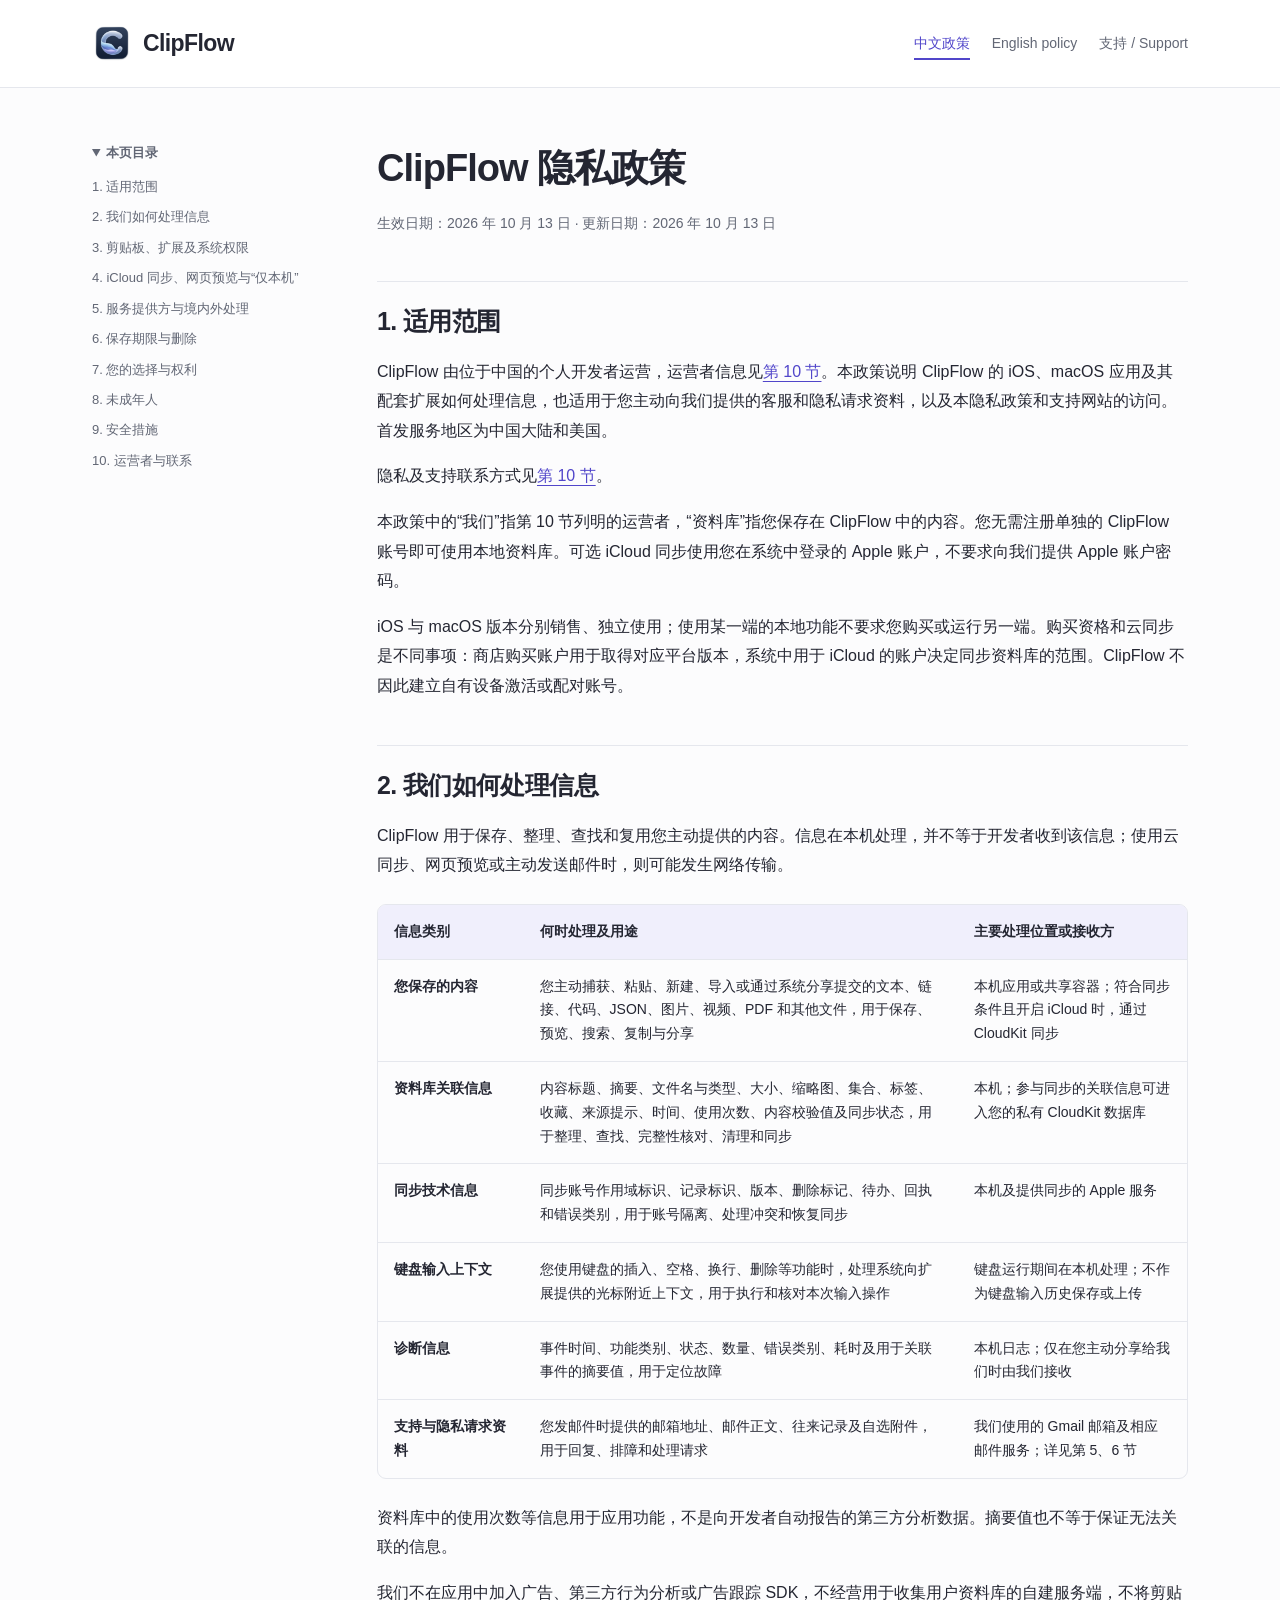
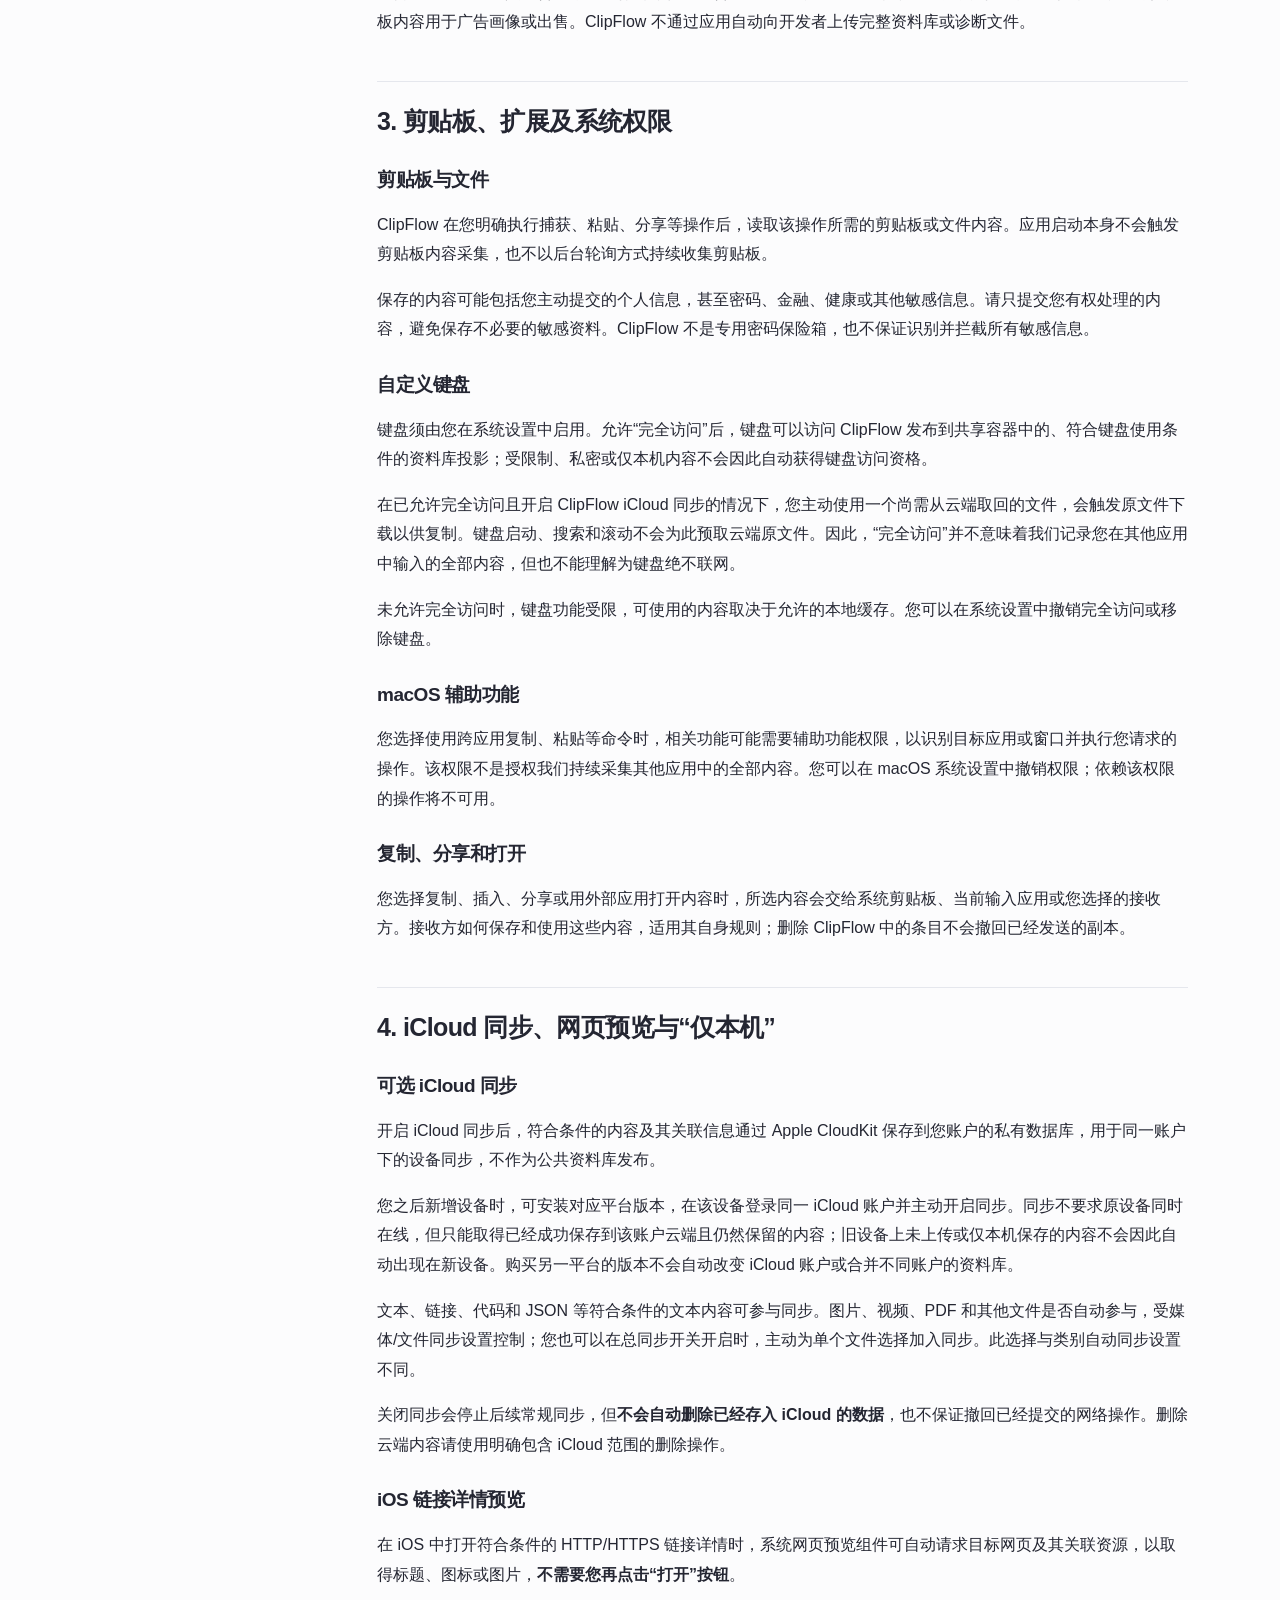
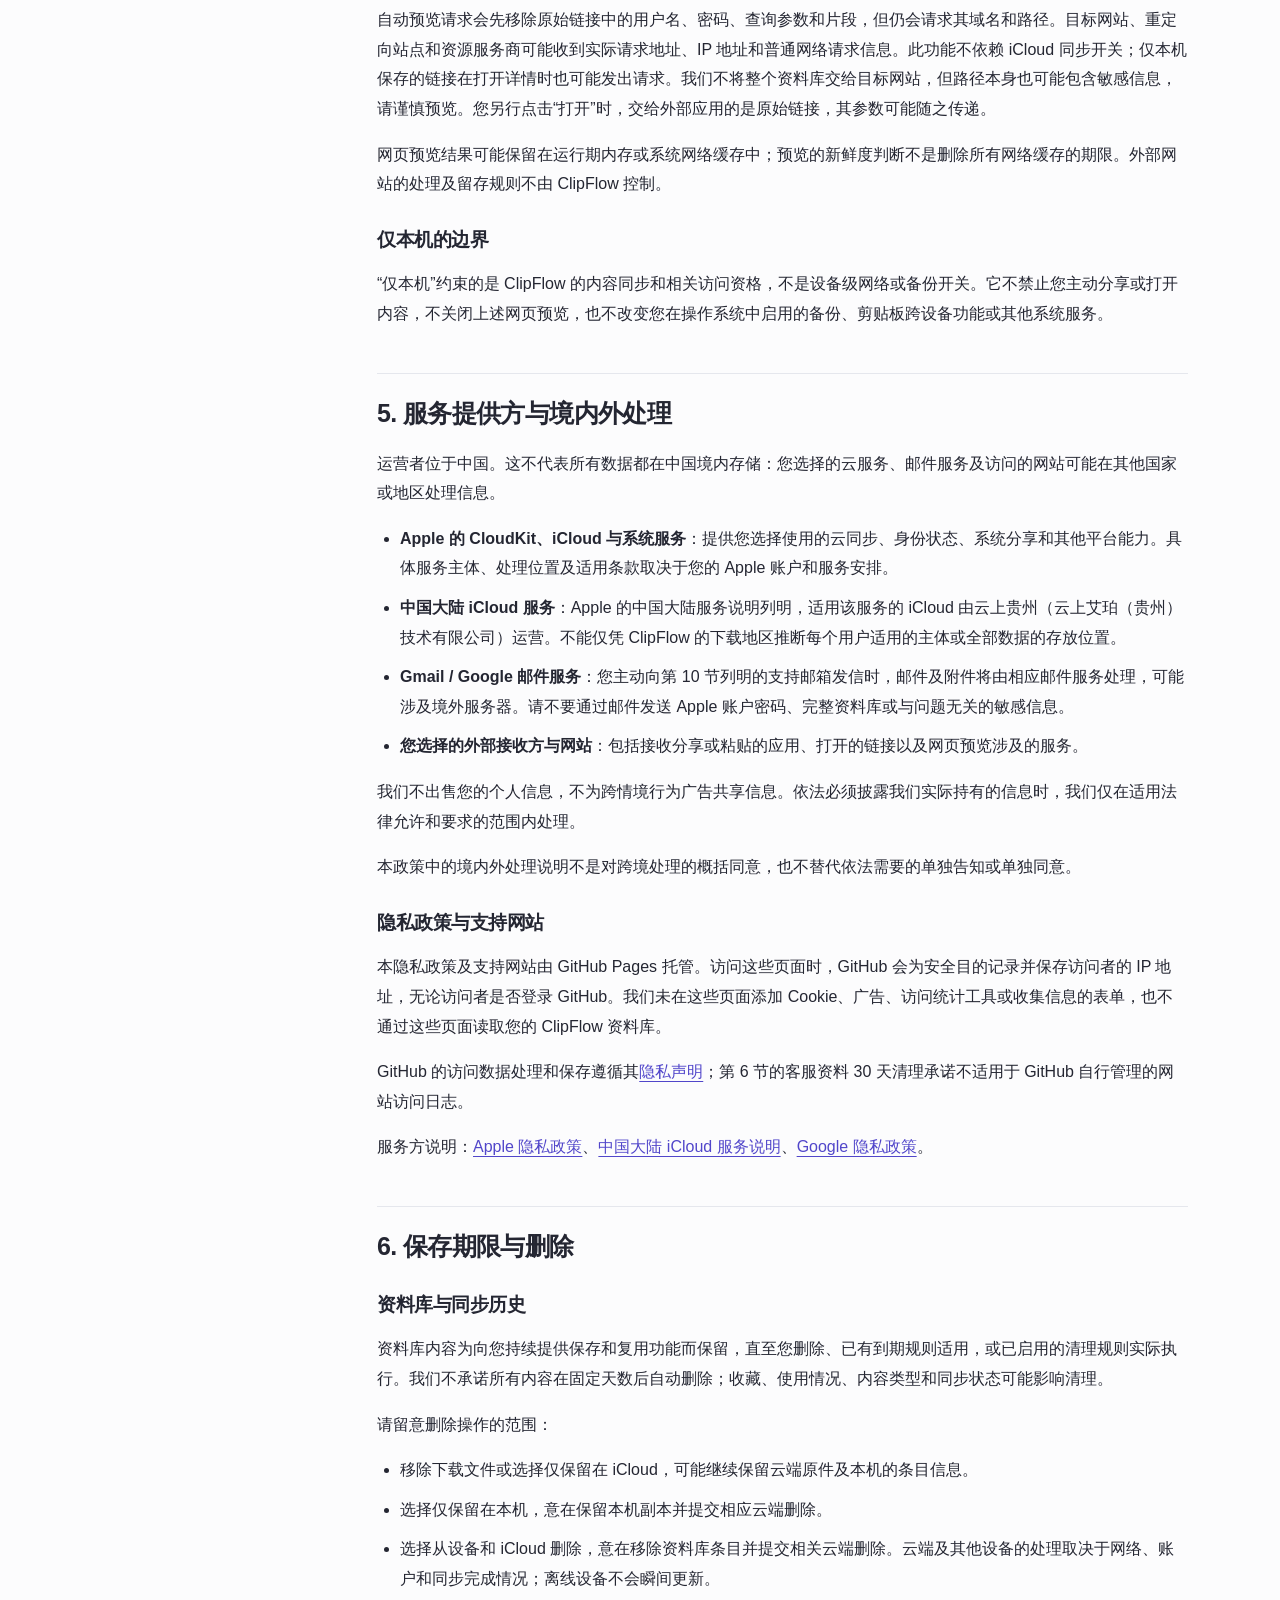
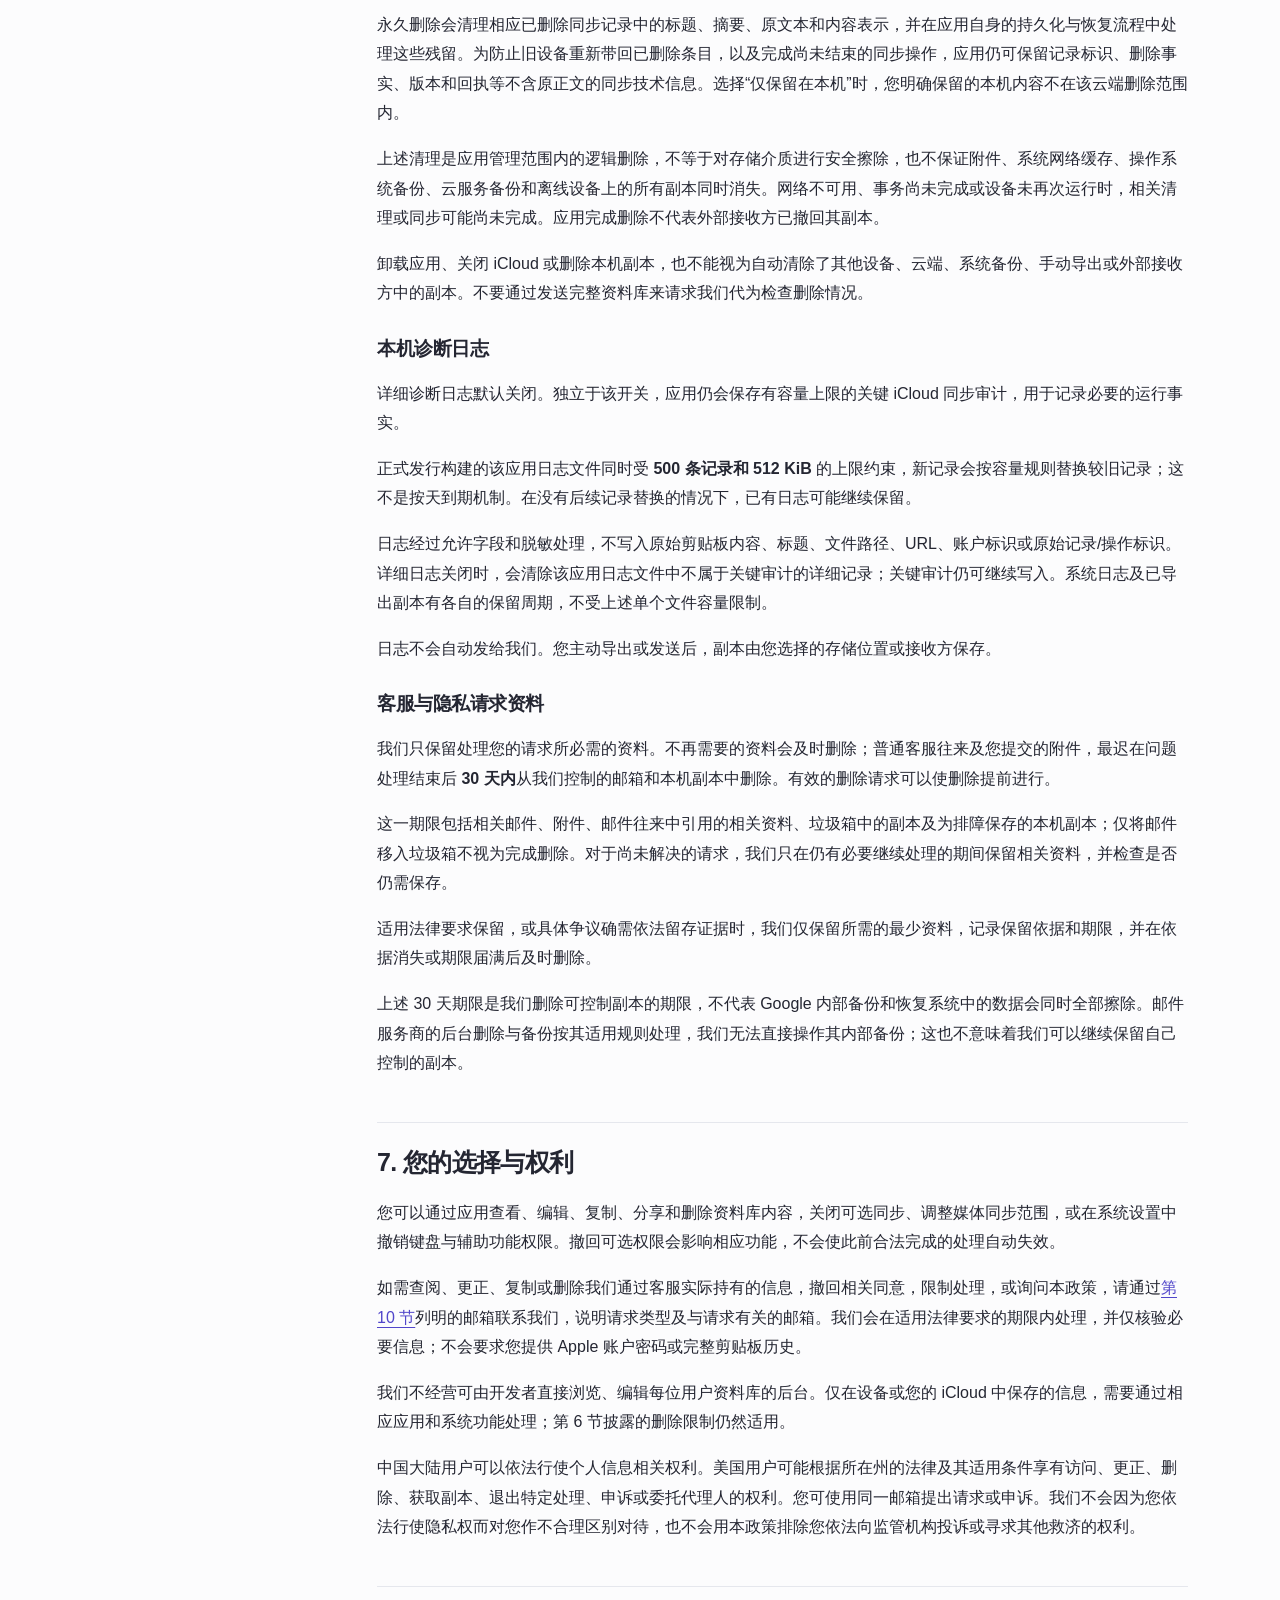
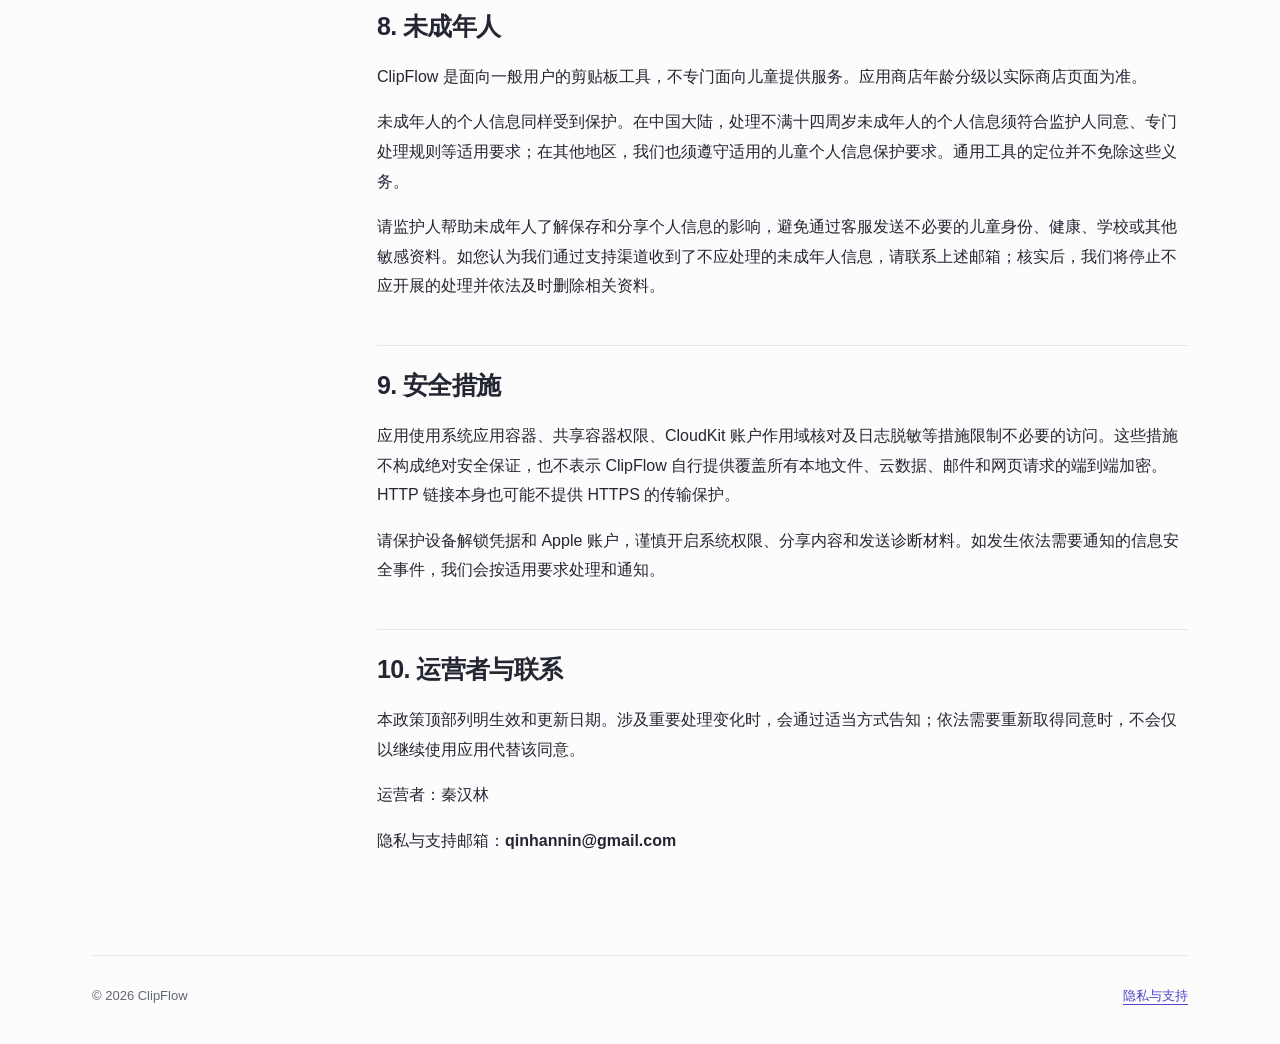
<file: index.html>
<!doctype html>
<html lang="zh-CN">
<head>
  <meta charset="utf-8">
  <meta name="viewport" content="width=device-width, initial-scale=1">
  <meta name="description" content="了解 ClipFlow 如何处理您的资料库、同步和支持请求。">
  <meta name="referrer" content="no-referrer">
  <meta name="color-scheme" content="light dark">
  <title>隐私政策 · ClipFlow</title>
  <link rel="stylesheet" href="./style.css">
  <link rel="icon" type="image/png" sizes="32x32" href="./favicon.png">
  <link rel="apple-touch-icon" href="./icon.png">
</head>
<body>
  <a class="skip" href="#content">跳到正文</a>
  <header><div class="header-inner"><a class="brand" href="./index.html"><img class="mark" src="./icon.png" alt="" width="40" height="40">ClipFlow</a><nav aria-label="Pages"><a href="./index.html" lang="zh-CN" aria-current="page">中文政策</a><a href="./privacy-en.html" lang="en">English policy</a><a href="./support.html" lang="zh-CN">支持 / Support</a></nav></div></header>
  <div class="layout"><aside><details open><summary>本页目录</summary><div class="toc">
<ul>
<li><a href="#clipflow">ClipFlow 隐私政策</a><ul>
<li><a href="#1">1. 适用范围</a></li>
<li><a href="#2">2. 我们如何处理信息</a></li>
<li><a href="#3">3. 剪贴板、扩展及系统权限</a><ul>
<li><a href="#_1">剪贴板与文件</a></li>
<li><a href="#_2">自定义键盘</a></li>
<li><a href="#macos">macOS 辅助功能</a></li>
<li><a href="#_3">复制、分享和打开</a></li>
</ul>
</li>
<li><a href="#4-icloud">4. iCloud 同步、网页预览与“仅本机”</a><ul>
<li><a href="#icloud">可选 iCloud 同步</a></li>
<li><a href="#ios">iOS 链接详情预览</a></li>
<li><a href="#_4">仅本机的边界</a></li>
</ul>
</li>
<li><a href="#5">5. 服务提供方与境内外处理</a><ul>
<li><a href="#_5">隐私政策与支持网站</a></li>
</ul>
</li>
<li><a href="#6">6. 保存期限与删除</a><ul>
<li><a href="#_6">资料库与同步历史</a></li>
<li><a href="#_7">本机诊断日志</a></li>
<li><a href="#_8">客服与隐私请求资料</a></li>
</ul>
</li>
<li><a href="#7">7. 您的选择与权利</a></li>
<li><a href="#8">8. 未成年人</a></li>
<li><a href="#9">9. 安全措施</a></li>
<li><a href="#10">10. 运营者与联系</a></li>
</ul>
</li>
</ul>
</div>
</details></aside>
  <main id="content" tabindex="-1"><article><h1 id="clipflow">ClipFlow 隐私政策</h1>
<p>生效日期：2026 年 10 月 13 日 · 更新日期：2026 年 10 月 13 日</p>
<h2 id="1">1. 适用范围</h2>
<p>ClipFlow 由位于中国的个人开发者运营，运营者信息见<a href="#10">第 10 节</a>。本政策说明 ClipFlow 的 iOS、macOS 应用及其配套扩展如何处理信息，也适用于您主动向我们提供的客服和隐私请求资料，以及本隐私政策和支持网站的访问。首发服务地区为中国大陆和美国。</p>
<p>隐私及支持联系方式见<a href="#10">第 10 节</a>。</p>
<p>本政策中的“我们”指第 10 节列明的运营者，“资料库”指您保存在 ClipFlow 中的内容。您无需注册单独的 ClipFlow 账号即可使用本地资料库。可选 iCloud 同步使用您在系统中登录的 Apple 账户，不要求向我们提供 Apple 账户密码。</p>
<p>iOS 与 macOS 版本分别销售、独立使用；使用某一端的本地功能不要求您购买或运行另一端。购买资格和云同步是不同事项：商店购买账户用于取得对应平台版本，系统中用于 iCloud 的账户决定同步资料库的范围。ClipFlow 不因此建立自有设备激活或配对账号。</p>
<h2 id="2">2. 我们如何处理信息</h2>
<p>ClipFlow 用于保存、整理、查找和复用您主动提供的内容。信息在本机处理，并不等于开发者收到该信息；使用云同步、网页预览或主动发送邮件时，则可能发生网络传输。</p>
<div class="table-scroll" role="region" aria-label="Information handling table" tabindex="0"><table>
<thead>
<tr>
<th>信息类别</th>
<th>何时处理及用途</th>
<th>主要处理位置或接收方</th>
</tr>
</thead>
<tbody>
<tr>
<td>您保存的内容</td>
<td>您主动捕获、粘贴、新建、导入或通过系统分享提交的文本、链接、代码、JSON、图片、视频、PDF 和其他文件，用于保存、预览、搜索、复制与分享</td>
<td>本机应用或共享容器；符合同步条件且开启 iCloud 时，通过 CloudKit 同步</td>
</tr>
<tr>
<td>资料库关联信息</td>
<td>内容标题、摘要、文件名与类型、大小、缩略图、集合、标签、收藏、来源提示、时间、使用次数、内容校验值及同步状态，用于整理、查找、完整性核对、清理和同步</td>
<td>本机；参与同步的关联信息可进入您的私有 CloudKit 数据库</td>
</tr>
<tr>
<td>同步技术信息</td>
<td>同步账号作用域标识、记录标识、版本、删除标记、待办、回执和错误类别，用于账号隔离、处理冲突和恢复同步</td>
<td>本机及提供同步的 Apple 服务</td>
</tr>
<tr>
<td>键盘输入上下文</td>
<td>您使用键盘的插入、空格、换行、删除等功能时，处理系统向扩展提供的光标附近上下文，用于执行和核对本次输入操作</td>
<td>键盘运行期间在本机处理；不作为键盘输入历史保存或上传</td>
</tr>
<tr>
<td>诊断信息</td>
<td>事件时间、功能类别、状态、数量、错误类别、耗时及用于关联事件的摘要值，用于定位故障</td>
<td>本机日志；仅在您主动分享给我们时由我们接收</td>
</tr>
<tr>
<td>支持与隐私请求资料</td>
<td>您发邮件时提供的邮箱地址、邮件正文、往来记录及自选附件，用于回复、排障和处理请求</td>
<td>我们使用的 Gmail 邮箱及相应邮件服务；详见第 5、6 节</td>
</tr>
</tbody>
</table></div>
<p>资料库中的使用次数等信息用于应用功能，不是向开发者自动报告的第三方分析数据。摘要值也不等于保证无法关联的信息。</p>
<p>我们不在应用中加入广告、第三方行为分析或广告跟踪 SDK，不经营用于收集用户资料库的自建服务端，不将剪贴板内容用于广告画像或出售。ClipFlow 不通过应用自动向开发者上传完整资料库或诊断文件。</p>
<h2 id="3">3. 剪贴板、扩展及系统权限</h2>
<h3 id="_1">剪贴板与文件</h3>
<p>ClipFlow 在您明确执行捕获、粘贴、分享等操作后，读取该操作所需的剪贴板或文件内容。应用启动本身不会触发剪贴板内容采集，也不以后台轮询方式持续收集剪贴板。</p>
<p>保存的内容可能包括您主动提交的个人信息，甚至密码、金融、健康或其他敏感信息。请只提交您有权处理的内容，避免保存不必要的敏感资料。ClipFlow 不是专用密码保险箱，也不保证识别并拦截所有敏感信息。</p>
<h3 id="_2">自定义键盘</h3>
<p>键盘须由您在系统设置中启用。允许“完全访问”后，键盘可以访问 ClipFlow 发布到共享容器中的、符合键盘使用条件的资料库投影；受限制、私密或仅本机内容不会因此自动获得键盘访问资格。</p>
<p>在已允许完全访问且开启 ClipFlow iCloud 同步的情况下，您主动使用一个尚需从云端取回的文件，会触发原文件下载以供复制。键盘启动、搜索和滚动不会为此预取云端原文件。因此，“完全访问”并不意味着我们记录您在其他应用中输入的全部内容，但也不能理解为键盘绝不联网。</p>
<p>未允许完全访问时，键盘功能受限，可使用的内容取决于允许的本地缓存。您可以在系统设置中撤销完全访问或移除键盘。</p>
<h3 id="macos">macOS 辅助功能</h3>
<p>您选择使用跨应用复制、粘贴等命令时，相关功能可能需要辅助功能权限，以识别目标应用或窗口并执行您请求的操作。该权限不是授权我们持续采集其他应用中的全部内容。您可以在 macOS 系统设置中撤销权限；依赖该权限的操作将不可用。</p>
<h3 id="_3">复制、分享和打开</h3>
<p>您选择复制、插入、分享或用外部应用打开内容时，所选内容会交给系统剪贴板、当前输入应用或您选择的接收方。接收方如何保存和使用这些内容，适用其自身规则；删除 ClipFlow 中的条目不会撤回已经发送的副本。</p>
<h2 id="4-icloud">4. iCloud 同步、网页预览与“仅本机”</h2>
<h3 id="icloud">可选 iCloud 同步</h3>
<p>开启 iCloud 同步后，符合条件的内容及其关联信息通过 Apple CloudKit 保存到您账户的私有数据库，用于同一账户下的设备同步，不作为公共资料库发布。</p>
<p>您之后新增设备时，可安装对应平台版本，在该设备登录同一 iCloud 账户并主动开启同步。同步不要求原设备同时在线，但只能取得已经成功保存到该账户云端且仍然保留的内容；旧设备上未上传或仅本机保存的内容不会因此自动出现在新设备。购买另一平台的版本不会自动改变 iCloud 账户或合并不同账户的资料库。</p>
<p>文本、链接、代码和 JSON 等符合条件的文本内容可参与同步。图片、视频、PDF 和其他文件是否自动参与，受媒体/文件同步设置控制；您也可以在总同步开关开启时，主动为单个文件选择加入同步。此选择与类别自动同步设置不同。</p>
<p>关闭同步会停止后续常规同步，但<strong>不会自动删除已经存入 iCloud 的数据</strong>，也不保证撤回已经提交的网络操作。删除云端内容请使用明确包含 iCloud 范围的删除操作。</p>
<h3 id="ios">iOS 链接详情预览</h3>
<p>在 iOS 中打开符合条件的 HTTP/HTTPS 链接详情时，系统网页预览组件可自动请求目标网页及其关联资源，以取得标题、图标或图片，<strong>不需要您再点击“打开”按钮</strong>。</p>
<p>自动预览请求会先移除原始链接中的用户名、密码、查询参数和片段，但仍会请求其域名和路径。目标网站、重定向站点和资源服务商可能收到实际请求地址、IP 地址和普通网络请求信息。此功能不依赖 iCloud 同步开关；仅本机保存的链接在打开详情时也可能发出请求。我们不将整个资料库交给目标网站，但路径本身也可能包含敏感信息，请谨慎预览。您另行点击“打开”时，交给外部应用的是原始链接，其参数可能随之传递。</p>
<p>网页预览结果可能保留在运行期内存或系统网络缓存中；预览的新鲜度判断不是删除所有网络缓存的期限。外部网站的处理及留存规则不由 ClipFlow 控制。</p>
<h3 id="_4">仅本机的边界</h3>
<p>“仅本机”约束的是 ClipFlow 的内容同步和相关访问资格，不是设备级网络或备份开关。它不禁止您主动分享或打开内容，不关闭上述网页预览，也不改变您在操作系统中启用的备份、剪贴板跨设备功能或其他系统服务。</p>
<h2 id="5">5. 服务提供方与境内外处理</h2>
<p>运营者位于中国。这不代表所有数据都在中国境内存储：您选择的云服务、邮件服务及访问的网站可能在其他国家或地区处理信息。</p>
<ul>
<li><strong>Apple 的 CloudKit、iCloud 与系统服务</strong>：提供您选择使用的云同步、身份状态、系统分享和其他平台能力。具体服务主体、处理位置及适用条款取决于您的 Apple 账户和服务安排。</li>
<li><strong>中国大陆 iCloud 服务</strong>：Apple 的中国大陆服务说明列明，适用该服务的 iCloud 由云上贵州（云上艾珀（贵州）技术有限公司）运营。不能仅凭 ClipFlow 的下载地区推断每个用户适用的主体或全部数据的存放位置。</li>
<li><strong>Gmail / Google 邮件服务</strong>：您主动向第 10 节列明的支持邮箱发信时，邮件及附件将由相应邮件服务处理，可能涉及境外服务器。请不要通过邮件发送 Apple 账户密码、完整资料库或与问题无关的敏感信息。</li>
<li><strong>您选择的外部接收方与网站</strong>：包括接收分享或粘贴的应用、打开的链接以及网页预览涉及的服务。</li>
</ul>
<p>我们不出售您的个人信息，不为跨情境行为广告共享信息。依法必须披露我们实际持有的信息时，我们仅在适用法律允许和要求的范围内处理。</p>
<p>本政策中的境内外处理说明不是对跨境处理的概括同意，也不替代依法需要的单独告知或单独同意。</p>
<h3 id="_5">隐私政策与支持网站</h3>
<p>本隐私政策及支持网站由 GitHub Pages 托管。访问这些页面时，GitHub 会为安全目的记录并保存访问者的 IP 地址，无论访问者是否登录 GitHub。我们未在这些页面添加 Cookie、广告、访问统计工具或收集信息的表单，也不通过这些页面读取您的 ClipFlow 资料库。</p>
<p>GitHub 的访问数据处理和保存遵循其<a href="https://docs.github.com/en/site-policy/privacy-policies/github-general-privacy-statement">隐私声明</a>；第 6 节的客服资料 30 天清理承诺不适用于 GitHub 自行管理的网站访问日志。</p>
<p>服务方说明：<a href="https://www.apple.com/legal/privacy/">Apple 隐私政策</a>、<a href="https://support.apple.com/zh-cn/111754">中国大陆 iCloud 服务说明</a>、<a href="https://policies.google.com/privacy?hl=zh-CN">Google 隐私政策</a>。</p>
<h2 id="6">6. 保存期限与删除</h2>
<h3 id="_6">资料库与同步历史</h3>
<p>资料库内容为向您持续提供保存和复用功能而保留，直至您删除、已有到期规则适用，或已启用的清理规则实际执行。我们不承诺所有内容在固定天数后自动删除；收藏、使用情况、内容类型和同步状态可能影响清理。</p>
<p>请留意删除操作的范围：</p>
<ul>
<li>移除下载文件或选择仅保留在 iCloud，可能继续保留云端原件及本机的条目信息。</li>
<li>选择仅保留在本机，意在保留本机副本并提交相应云端删除。</li>
<li>选择从设备和 iCloud 删除，意在移除资料库条目并提交相关云端删除。云端及其他设备的处理取决于网络、账户和同步完成情况；离线设备不会瞬间更新。</li>
</ul>
<p>永久删除会清理相应已删除同步记录中的标题、摘要、原文本和内容表示，并在应用自身的持久化与恢复流程中处理这些残留。为防止旧设备重新带回已删除条目，以及完成尚未结束的同步操作，应用仍可保留记录标识、删除事实、版本和回执等不含原正文的同步技术信息。选择“仅保留在本机”时，您明确保留的本机内容不在该云端删除范围内。</p>
<p>上述清理是应用管理范围内的逻辑删除，不等于对存储介质进行安全擦除，也不保证附件、系统网络缓存、操作系统备份、云服务备份和离线设备上的所有副本同时消失。网络不可用、事务尚未完成或设备未再次运行时，相关清理或同步可能尚未完成。应用完成删除不代表外部接收方已撤回其副本。</p>
<p>卸载应用、关闭 iCloud 或删除本机副本，也不能视为自动清除了其他设备、云端、系统备份、手动导出或外部接收方中的副本。不要通过发送完整资料库来请求我们代为检查删除情况。</p>
<h3 id="_7">本机诊断日志</h3>
<p>详细诊断日志默认关闭。独立于该开关，应用仍会保存有容量上限的关键 iCloud 同步审计，用于记录必要的运行事实。</p>
<p>正式发行构建的该应用日志文件同时受 <strong>500 条记录和 512 KiB</strong> 的上限约束，新记录会按容量规则替换较旧记录；这不是按天到期机制。在没有后续记录替换的情况下，已有日志可能继续保留。</p>
<p>日志经过允许字段和脱敏处理，不写入原始剪贴板内容、标题、文件路径、URL、账户标识或原始记录/操作标识。详细日志关闭时，会清除该应用日志文件中不属于关键审计的详细记录；关键审计仍可继续写入。系统日志及已导出副本有各自的保留周期，不受上述单个文件容量限制。</p>
<p>日志不会自动发给我们。您主动导出或发送后，副本由您选择的存储位置或接收方保存。</p>
<h3 id="_8">客服与隐私请求资料</h3>
<p>我们只保留处理您的请求所必需的资料。不再需要的资料会及时删除；普通客服往来及您提交的附件，最迟在问题处理结束后 <strong>30 天内</strong>从我们控制的邮箱和本机副本中删除。有效的删除请求可以使删除提前进行。</p>
<p>这一期限包括相关邮件、附件、邮件往来中引用的相关资料、垃圾箱中的副本及为排障保存的本机副本；仅将邮件移入垃圾箱不视为完成删除。对于尚未解决的请求，我们只在仍有必要继续处理的期间保留相关资料，并检查是否仍需保存。</p>
<p>适用法律要求保留，或具体争议确需依法留存证据时，我们仅保留所需的最少资料，记录保留依据和期限，并在依据消失或期限届满后及时删除。</p>
<p>上述 30 天期限是我们删除可控制副本的期限，不代表 Google 内部备份和恢复系统中的数据会同时全部擦除。邮件服务商的后台删除与备份按其适用规则处理，我们无法直接操作其内部备份；这也不意味着我们可以继续保留自己控制的副本。</p>
<h2 id="7">7. 您的选择与权利</h2>
<p>您可以通过应用查看、编辑、复制、分享和删除资料库内容，关闭可选同步、调整媒体同步范围，或在系统设置中撤销键盘与辅助功能权限。撤回可选权限会影响相应功能，不会使此前合法完成的处理自动失效。</p>
<p>如需查阅、更正、复制或删除我们通过客服实际持有的信息，撤回相关同意，限制处理，或询问本政策，请通过<a href="#10">第 10 节</a>列明的邮箱联系我们，说明请求类型及与请求有关的邮箱。我们会在适用法律要求的期限内处理，并仅核验必要信息；不会要求您提供 Apple 账户密码或完整剪贴板历史。</p>
<p>我们不经营可由开发者直接浏览、编辑每位用户资料库的后台。仅在设备或您的 iCloud 中保存的信息，需要通过相应应用和系统功能处理；第 6 节披露的删除限制仍然适用。</p>
<p>中国大陆用户可以依法行使个人信息相关权利。美国用户可能根据所在州的法律及其适用条件享有访问、更正、删除、获取副本、退出特定处理、申诉或委托代理人的权利。您可使用同一邮箱提出请求或申诉。我们不会因为您依法行使隐私权而对您作不合理区别对待，也不会用本政策排除您依法向监管机构投诉或寻求其他救济的权利。</p>
<h2 id="8">8. 未成年人</h2>
<p>ClipFlow 是面向一般用户的剪贴板工具，不专门面向儿童提供服务。应用商店年龄分级以实际商店页面为准。</p>
<p>未成年人的个人信息同样受到保护。在中国大陆，处理不满十四周岁未成年人的个人信息须符合监护人同意、专门处理规则等适用要求；在其他地区，我们也须遵守适用的儿童个人信息保护要求。通用工具的定位并不免除这些义务。</p>
<p>请监护人帮助未成年人了解保存和分享个人信息的影响，避免通过客服发送不必要的儿童身份、健康、学校或其他敏感资料。如您认为我们通过支持渠道收到了不应处理的未成年人信息，请联系上述邮箱；核实后，我们将停止不应开展的处理并依法及时删除相关资料。</p>
<h2 id="9">9. 安全措施</h2>
<p>应用使用系统应用容器、共享容器权限、CloudKit 账户作用域核对及日志脱敏等措施限制不必要的访问。这些措施不构成绝对安全保证，也不表示 ClipFlow 自行提供覆盖所有本地文件、云数据、邮件和网页请求的端到端加密。HTTP 链接本身也可能不提供 HTTPS 的传输保护。</p>
<p>请保护设备解锁凭据和 Apple 账户，谨慎开启系统权限、分享内容和发送诊断材料。如发生依法需要通知的信息安全事件，我们会按适用要求处理和通知。</p>
<h2 id="10">10. 运营者与联系</h2>
<p>本政策顶部列明生效和更新日期。涉及重要处理变化时，会通过适当方式告知；依法需要重新取得同意时，不会仅以继续使用应用代替该同意。</p>
<p>运营者：秦汉林</p>
<p>隐私与支持邮箱：<strong>qinhannin@gmail.com</strong></p></article></main></div>
  <footer><span>© 2026 ClipFlow</span><a href="./support.html">隐私与支持</a></footer>
</body>
</html>
</file>
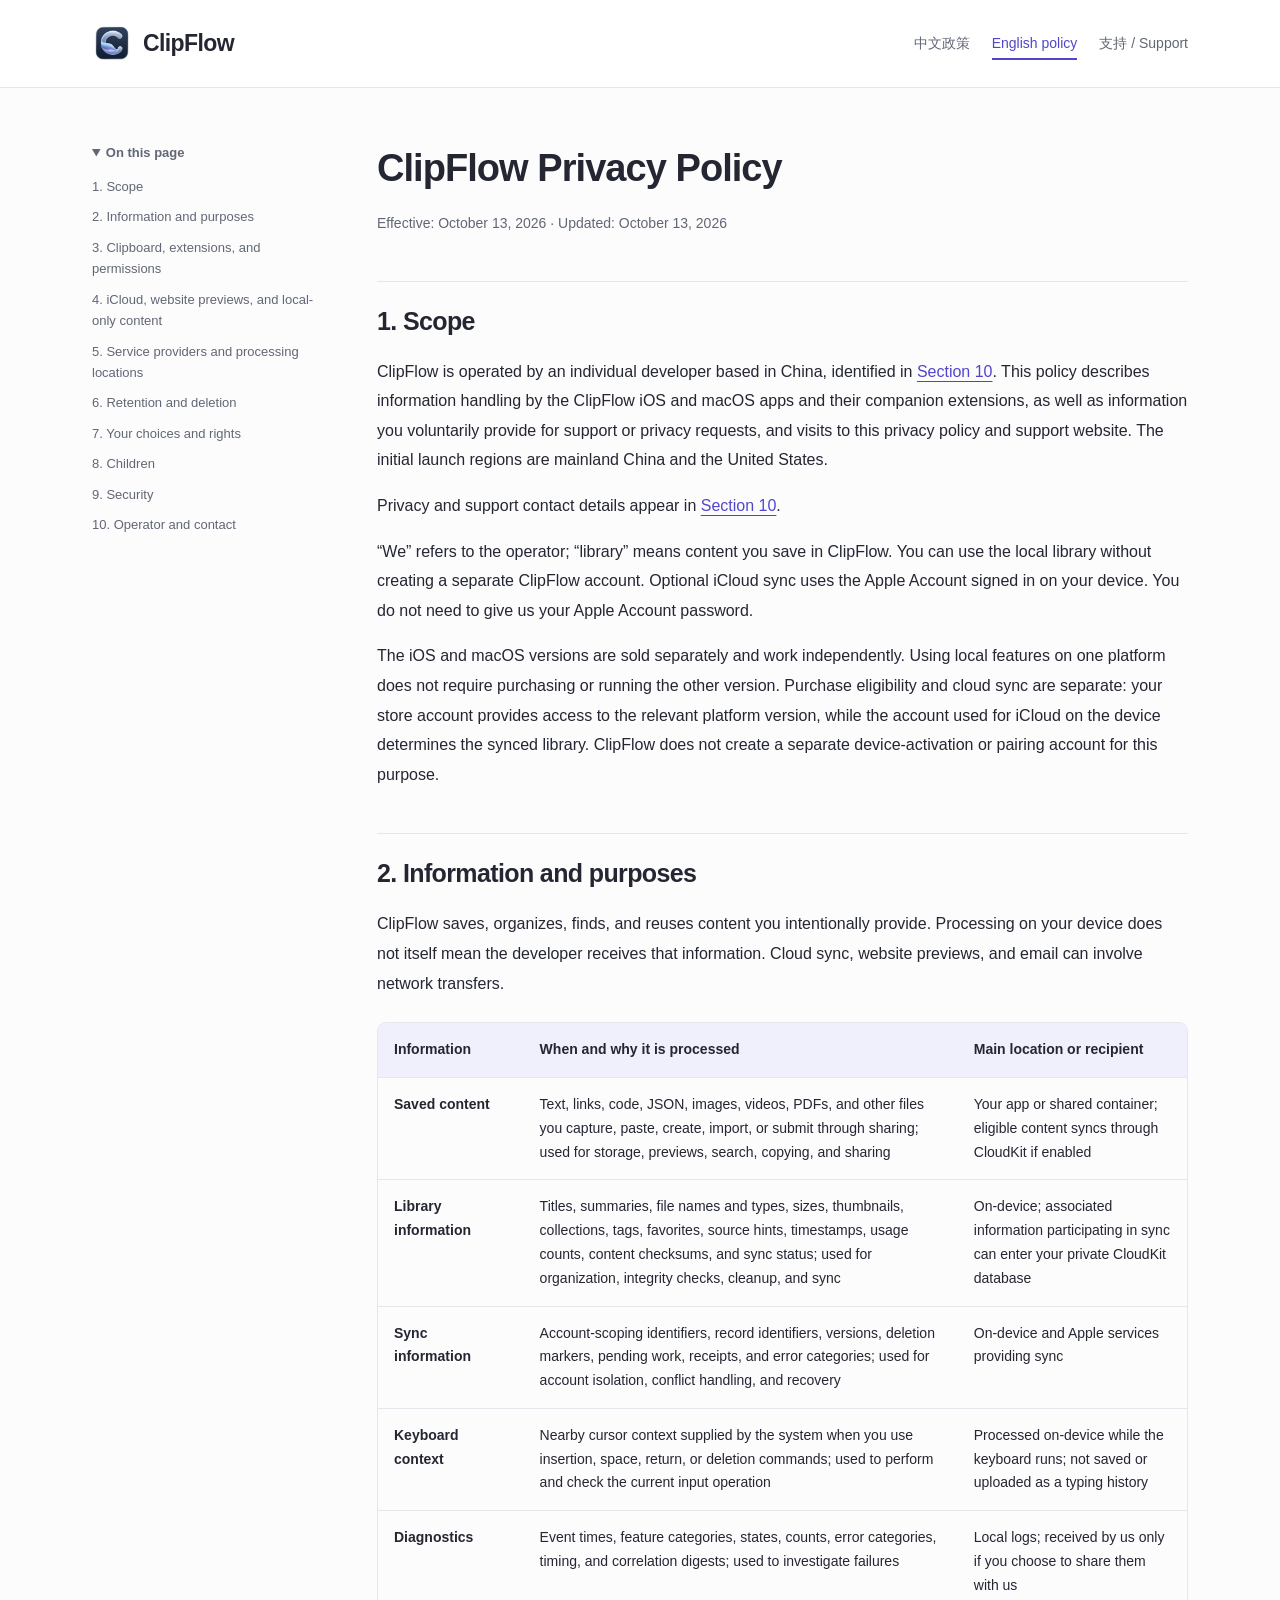
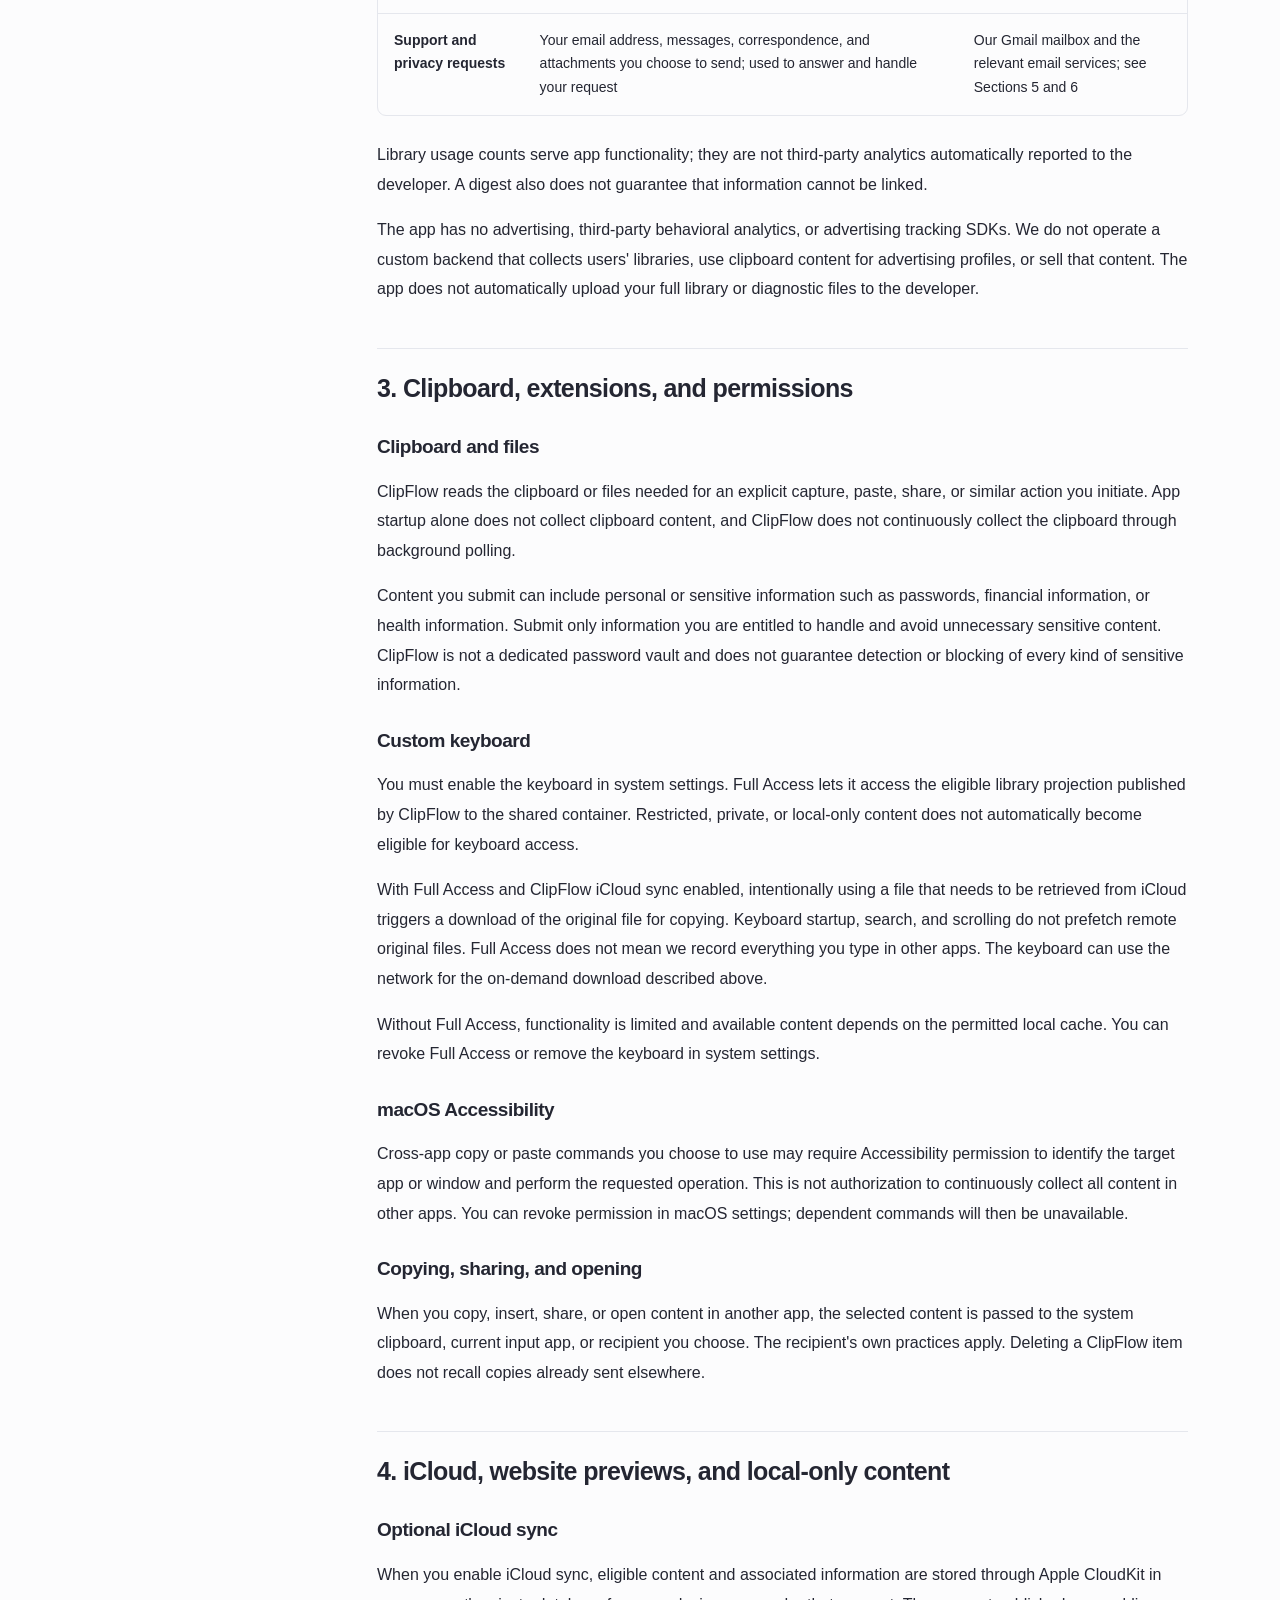
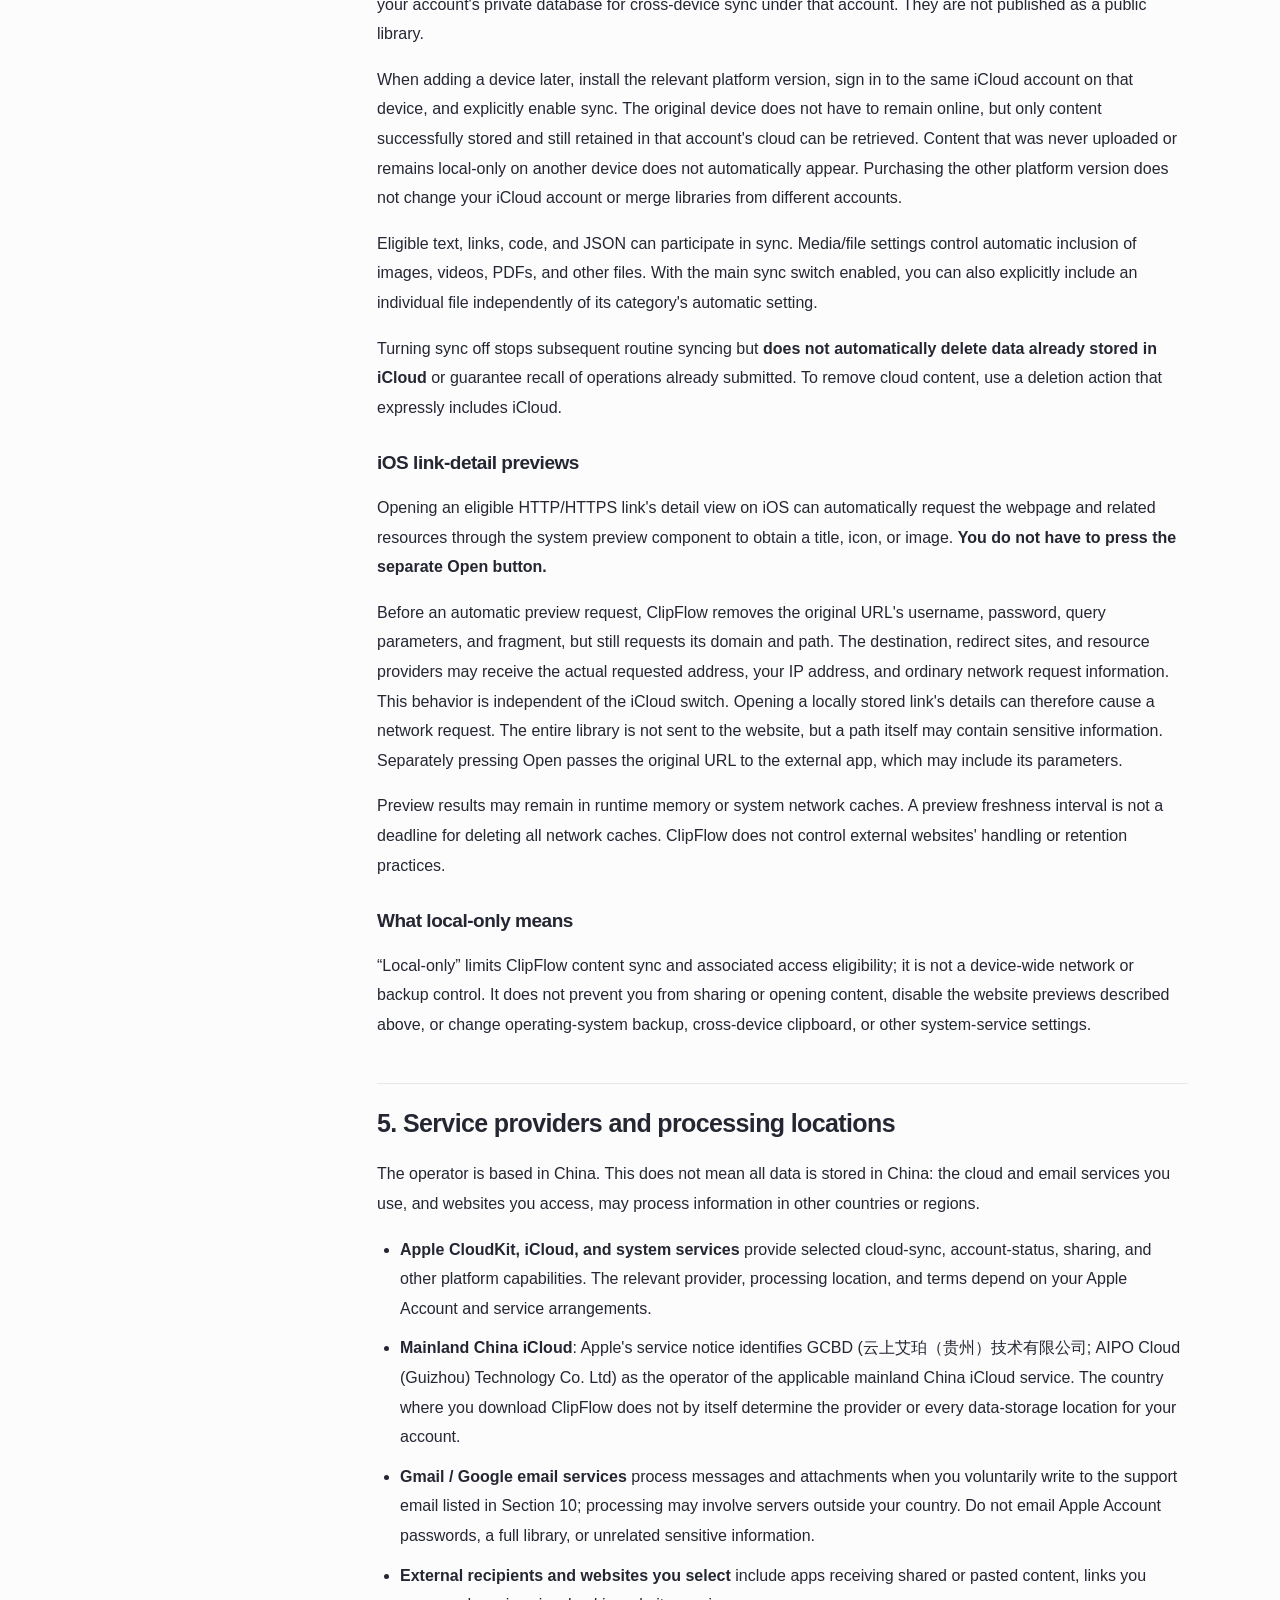
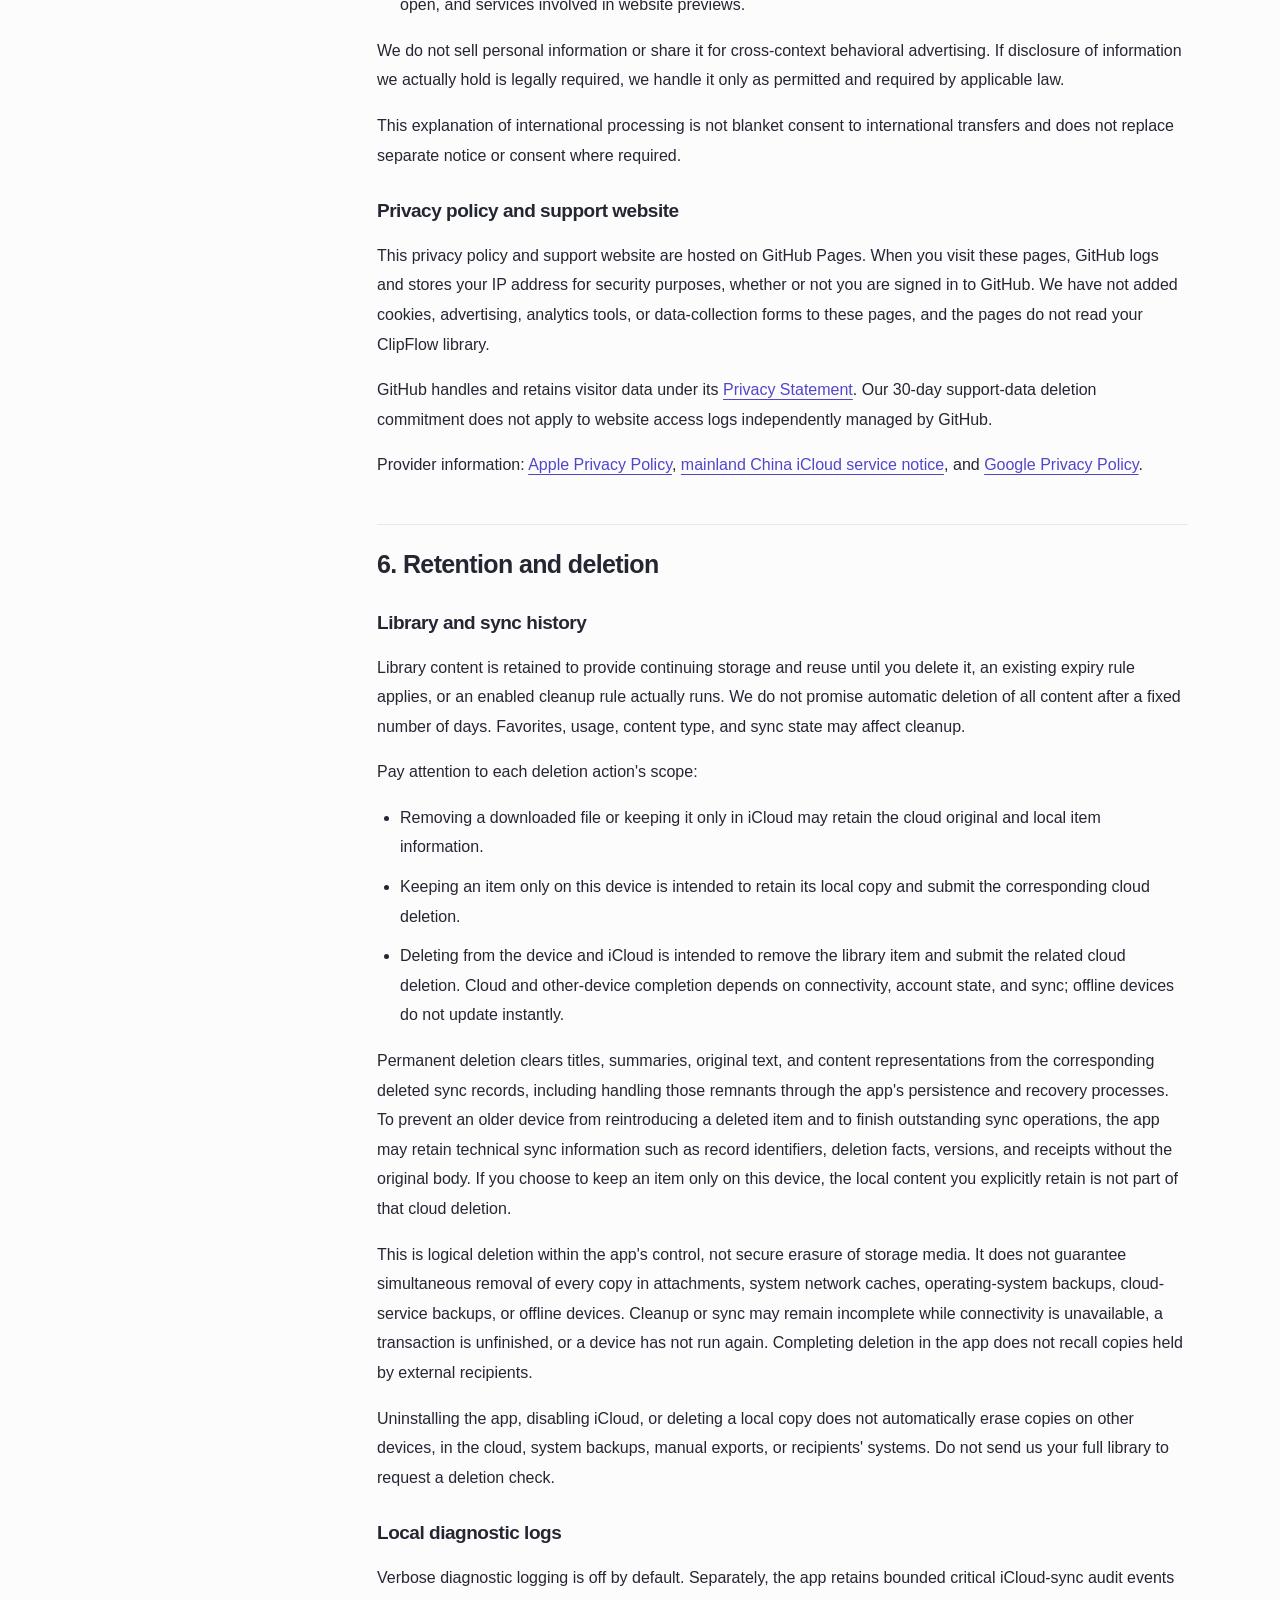
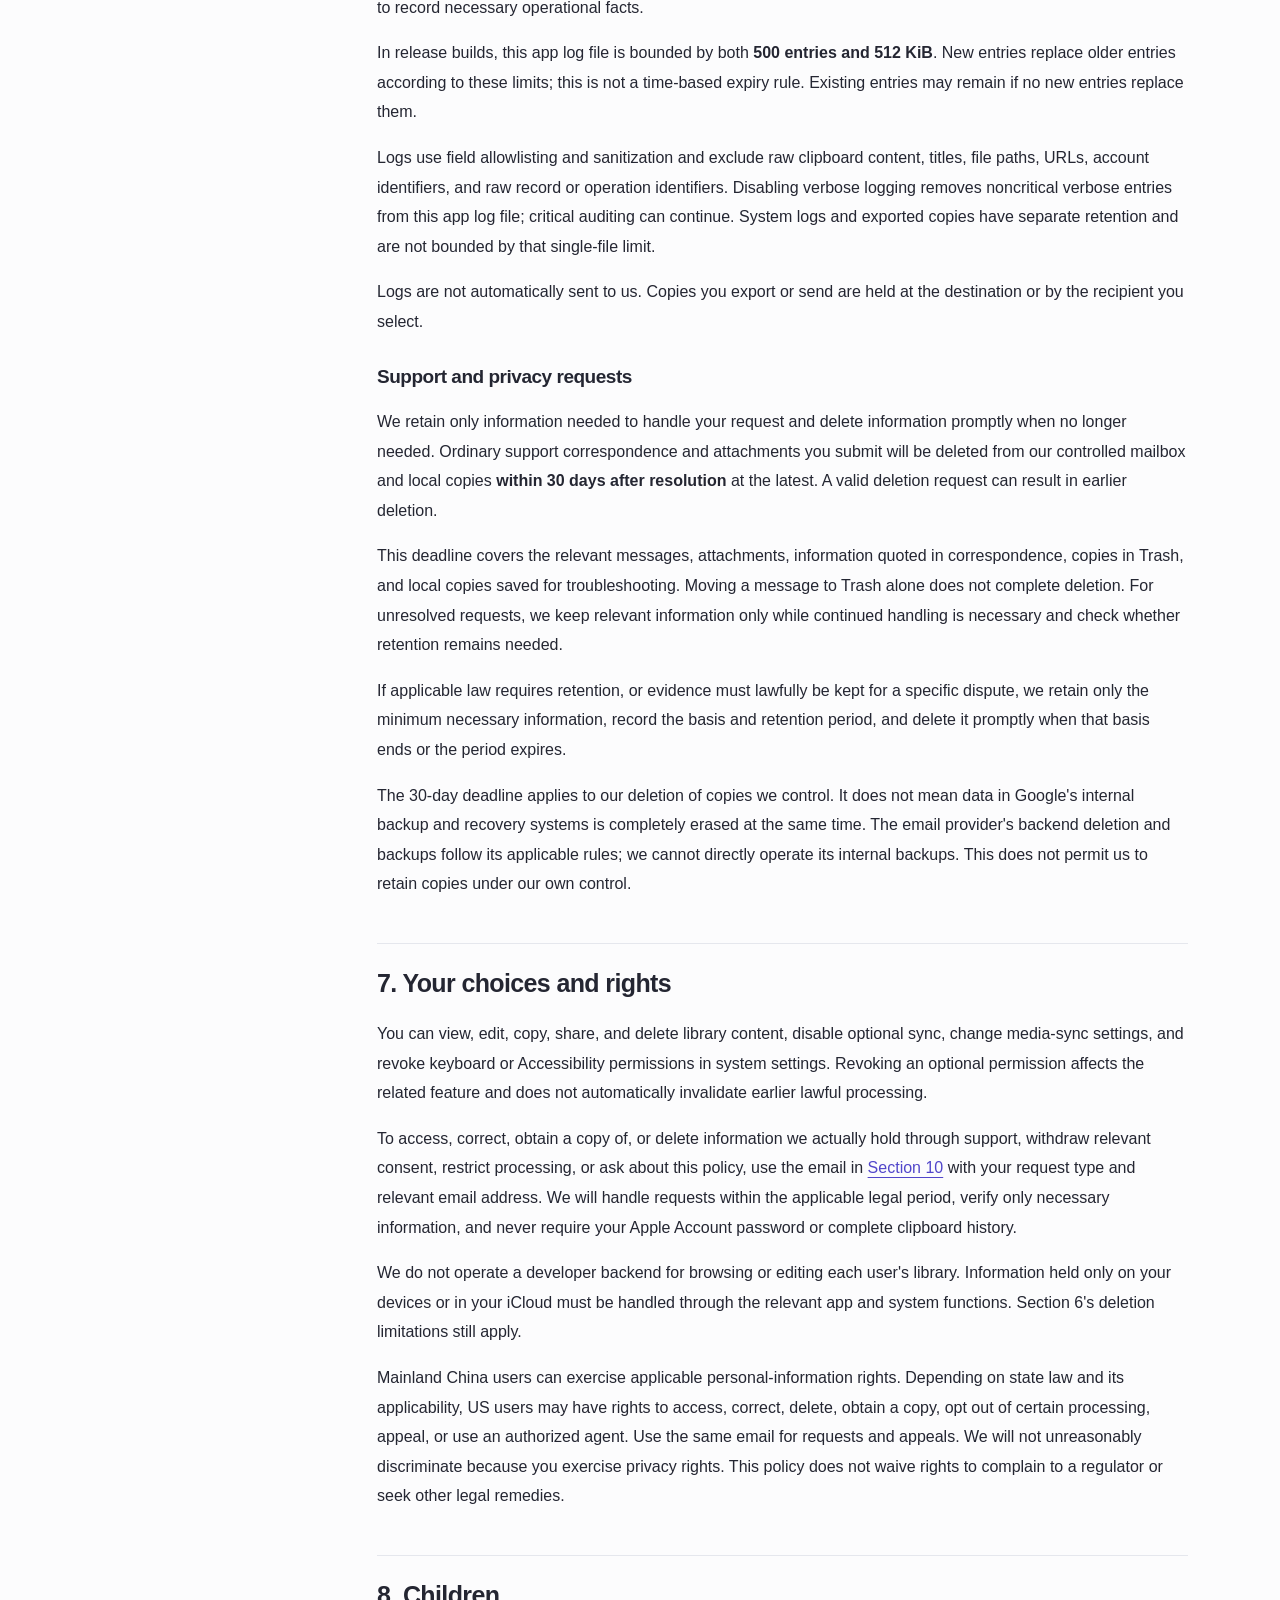
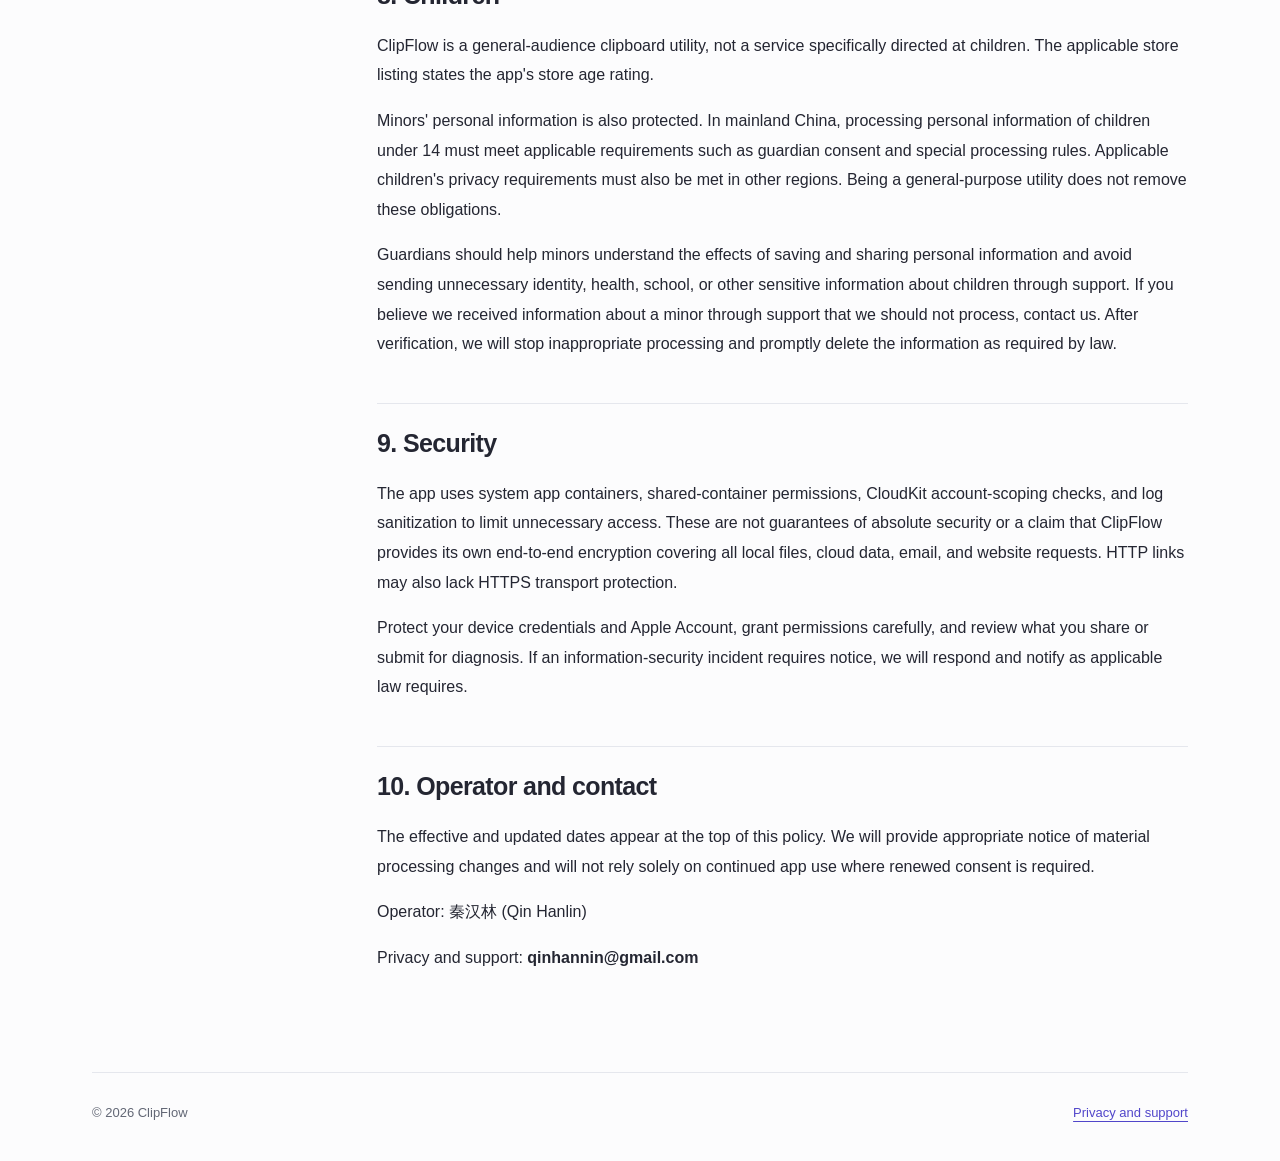
<file: privacy-en.html>
<!doctype html>
<html lang="en">
<head>
  <meta charset="utf-8">
  <meta name="viewport" content="width=device-width, initial-scale=1">
  <meta name="description" content="How ClipFlow handles your library, sync, and support requests.">
  <meta name="referrer" content="no-referrer">
  <meta name="color-scheme" content="light dark">
  <title>Privacy Policy · ClipFlow</title>
  <link rel="stylesheet" href="./style.css">
  <link rel="icon" type="image/png" sizes="32x32" href="./favicon.png">
  <link rel="apple-touch-icon" href="./icon.png">
</head>
<body>
  <a class="skip" href="#content">Skip to content</a>
  <header><div class="header-inner"><a class="brand" href="./index.html"><img class="mark" src="./icon.png" alt="" width="40" height="40">ClipFlow</a><nav aria-label="Pages"><a href="./index.html" lang="zh-CN">中文政策</a><a href="./privacy-en.html" lang="en" aria-current="page">English policy</a><a href="./support.html" lang="zh-CN">支持 / Support</a></nav></div></header>
  <div class="layout"><aside><details open><summary>On this page</summary><div class="toc">
<ul>
<li><a href="#clipflow-privacy-policy">ClipFlow Privacy Policy</a><ul>
<li><a href="#1-scope">1. Scope</a></li>
<li><a href="#2-information-and-purposes">2. Information and purposes</a></li>
<li><a href="#3-clipboard-extensions-and-permissions">3. Clipboard, extensions, and permissions</a><ul>
<li><a href="#clipboard-and-files">Clipboard and files</a></li>
<li><a href="#custom-keyboard">Custom keyboard</a></li>
<li><a href="#macos-accessibility">macOS Accessibility</a></li>
<li><a href="#copying-sharing-and-opening">Copying, sharing, and opening</a></li>
</ul>
</li>
<li><a href="#4-icloud-website-previews-and-local-only-content">4. iCloud, website previews, and local-only content</a><ul>
<li><a href="#optional-icloud-sync">Optional iCloud sync</a></li>
<li><a href="#ios-link-detail-previews">iOS link-detail previews</a></li>
<li><a href="#what-local-only-means">What local-only means</a></li>
</ul>
</li>
<li><a href="#5-service-providers-and-processing-locations">5. Service providers and processing locations</a><ul>
<li><a href="#privacy-policy-and-support-website">Privacy policy and support website</a></li>
</ul>
</li>
<li><a href="#6-retention-and-deletion">6. Retention and deletion</a><ul>
<li><a href="#library-and-sync-history">Library and sync history</a></li>
<li><a href="#local-diagnostic-logs">Local diagnostic logs</a></li>
<li><a href="#support-and-privacy-requests">Support and privacy requests</a></li>
</ul>
</li>
<li><a href="#7-your-choices-and-rights">7. Your choices and rights</a></li>
<li><a href="#8-children">8. Children</a></li>
<li><a href="#9-security">9. Security</a></li>
<li><a href="#10-operator-and-contact">10. Operator and contact</a></li>
</ul>
</li>
</ul>
</div>
</details></aside>
  <main id="content" tabindex="-1"><article><h1 id="clipflow-privacy-policy">ClipFlow Privacy Policy</h1>
<p>Effective: October 13, 2026 · Updated: October 13, 2026</p>
<h2 id="1-scope">1. Scope</h2>
<p>ClipFlow is operated by an individual developer based in China, identified
in <a href="#10-operator-and-contact">Section 10</a>. This policy describes information handling by the ClipFlow iOS and
macOS apps and their companion extensions, as well as information you voluntarily
provide for support or privacy requests, and visits to this privacy policy and
support website. The initial launch regions are mainland
China and the United States.</p>
<p>Privacy and support contact details appear in <a href="#10-operator-and-contact">Section 10</a>.</p>
<p>“We” refers to the operator; “library” means content you save in ClipFlow. You
can use the local library without creating a separate ClipFlow account.
Optional iCloud sync uses the Apple Account signed in on your device. You do
not need to give us your Apple Account password.</p>
<p>The iOS and macOS versions are sold separately and work independently. Using
local features on one platform does not require purchasing or running the
other version. Purchase eligibility and cloud sync are separate: your store
account provides access to the relevant platform version, while the account
used for iCloud on the device determines the synced library. ClipFlow does
not create a separate device-activation or pairing account for this purpose.</p>
<h2 id="2-information-and-purposes">2. Information and purposes</h2>
<p>ClipFlow saves, organizes, finds, and reuses content you intentionally provide.
Processing on your device does not itself mean the developer receives that
information. Cloud sync, website previews, and email can involve network
transfers.</p>
<div class="table-scroll" role="region" aria-label="Information handling table" tabindex="0"><table>
<thead>
<tr>
<th>Information</th>
<th>When and why it is processed</th>
<th>Main location or recipient</th>
</tr>
</thead>
<tbody>
<tr>
<td>Saved content</td>
<td>Text, links, code, JSON, images, videos, PDFs, and other files you capture, paste, create, import, or submit through sharing; used for storage, previews, search, copying, and sharing</td>
<td>Your app or shared container; eligible content syncs through CloudKit if enabled</td>
</tr>
<tr>
<td>Library information</td>
<td>Titles, summaries, file names and types, sizes, thumbnails, collections, tags, favorites, source hints, timestamps, usage counts, content checksums, and sync status; used for organization, integrity checks, cleanup, and sync</td>
<td>On-device; associated information participating in sync can enter your private CloudKit database</td>
</tr>
<tr>
<td>Sync information</td>
<td>Account-scoping identifiers, record identifiers, versions, deletion markers, pending work, receipts, and error categories; used for account isolation, conflict handling, and recovery</td>
<td>On-device and Apple services providing sync</td>
</tr>
<tr>
<td>Keyboard context</td>
<td>Nearby cursor context supplied by the system when you use insertion, space, return, or deletion commands; used to perform and check the current input operation</td>
<td>Processed on-device while the keyboard runs; not saved or uploaded as a typing history</td>
</tr>
<tr>
<td>Diagnostics</td>
<td>Event times, feature categories, states, counts, error categories, timing, and correlation digests; used to investigate failures</td>
<td>Local logs; received by us only if you choose to share them with us</td>
</tr>
<tr>
<td>Support and privacy requests</td>
<td>Your email address, messages, correspondence, and attachments you choose to send; used to answer and handle your request</td>
<td>Our Gmail mailbox and the relevant email services; see Sections 5 and 6</td>
</tr>
</tbody>
</table></div>
<p>Library usage counts serve app functionality; they are not third-party analytics
automatically reported to the developer. A digest also does not guarantee that
information cannot be linked.</p>
<p>The app has no advertising, third-party behavioral analytics, or advertising
tracking SDKs. We do not operate a custom backend that collects users'
libraries, use clipboard content for advertising profiles, or sell that
content. The app does not automatically upload your full library or diagnostic
files to the developer.</p>
<h2 id="3-clipboard-extensions-and-permissions">3. Clipboard, extensions, and permissions</h2>
<h3 id="clipboard-and-files">Clipboard and files</h3>
<p>ClipFlow reads the clipboard or files needed for an explicit capture, paste,
share, or similar action you initiate. App startup alone does not collect
clipboard content, and ClipFlow does not continuously collect the clipboard
through background polling.</p>
<p>Content you submit can include personal or sensitive information such as
passwords, financial information, or health information. Submit only information
you are entitled to handle and avoid unnecessary sensitive content. ClipFlow
is not a dedicated password vault and does not guarantee detection or blocking
of every kind of sensitive information.</p>
<h3 id="custom-keyboard">Custom keyboard</h3>
<p>You must enable the keyboard in system settings. Full Access lets it access
the eligible library projection published by ClipFlow to the shared container.
Restricted, private, or local-only content does not automatically become
eligible for keyboard access.</p>
<p>With Full Access and ClipFlow iCloud sync enabled, intentionally using a file
that needs to be retrieved from iCloud triggers a download of the original
file for copying. Keyboard startup, search, and scrolling do not prefetch
remote original files. Full Access does not mean we record everything you type
in other apps. The keyboard can use the network for the on-demand download
described above.</p>
<p>Without Full Access, functionality is limited and available content depends on
the permitted local cache. You can revoke Full Access or remove the keyboard
in system settings.</p>
<h3 id="macos-accessibility">macOS Accessibility</h3>
<p>Cross-app copy or paste commands you choose to use may require Accessibility
permission to identify the target app or window and perform the requested
operation. This is not authorization to continuously collect all content in
other apps. You can revoke permission in macOS settings; dependent commands
will then be unavailable.</p>
<h3 id="copying-sharing-and-opening">Copying, sharing, and opening</h3>
<p>When you copy, insert, share, or open content in another app, the selected
content is passed to the system clipboard, current input app, or recipient
you choose. The recipient's own practices apply. Deleting a ClipFlow item
does not recall copies already sent elsewhere.</p>
<h2 id="4-icloud-website-previews-and-local-only-content">4. iCloud, website previews, and local-only content</h2>
<h3 id="optional-icloud-sync">Optional iCloud sync</h3>
<p>When you enable iCloud sync, eligible content and associated information are
stored through Apple CloudKit in your account's private database for
cross-device sync under that account. They are not published as a public library.</p>
<p>When adding a device later, install the relevant platform version, sign in
to the same iCloud account on that device, and explicitly enable sync.
The original device does not have to remain online, but only content
successfully stored and still retained in that account's cloud can be
retrieved. Content that was never uploaded or remains local-only on another
device does not automatically appear. Purchasing the other platform version
does not change your iCloud account or merge libraries from different accounts.</p>
<p>Eligible text, links, code, and JSON can participate in sync. Media/file
settings control automatic inclusion of images, videos, PDFs, and other
files. With the main sync switch enabled, you can also explicitly include an
individual file independently of its category's automatic setting.</p>
<p>Turning sync off stops subsequent routine syncing but <strong>does not automatically
delete data already stored in iCloud</strong> or guarantee recall of operations
already submitted. To remove cloud content, use a deletion action that
expressly includes iCloud.</p>
<h3 id="ios-link-detail-previews">iOS link-detail previews</h3>
<p>Opening an eligible HTTP/HTTPS link's detail view on iOS can automatically
request the webpage and related resources through the system preview
component to obtain a title, icon, or image. <strong>You do not have to press the
separate Open button.</strong></p>
<p>Before an automatic preview request, ClipFlow removes the original URL's
username, password, query parameters, and fragment, but still requests its
domain and path. The destination, redirect sites, and resource providers may
receive the actual requested address, your IP address, and ordinary network
request information. This behavior is independent of the iCloud switch.
Opening a locally stored link's details can therefore cause a network request.
The entire library is not sent to the website, but a path itself may contain
sensitive information. Separately pressing Open passes the original URL to
the external app, which may include its parameters.</p>
<p>Preview results may remain in runtime memory or system network caches. A
preview freshness interval is not a deadline for deleting all network caches.
ClipFlow does not control external websites' handling or retention practices.</p>
<h3 id="what-local-only-means">What local-only means</h3>
<p>“Local-only” limits ClipFlow content sync and associated access eligibility;
it is not a device-wide network or backup control. It does not prevent you
from sharing or opening content, disable the website previews described
above, or change operating-system backup, cross-device clipboard, or other
system-service settings.</p>
<h2 id="5-service-providers-and-processing-locations">5. Service providers and processing locations</h2>
<p>The operator is based in China. This does not mean all data is stored in
China: the cloud and email services you use, and websites you access, may
process information in other countries or regions.</p>
<ul>
<li><strong>Apple CloudKit, iCloud, and system services</strong> provide selected cloud-sync,
  account-status, sharing, and other platform capabilities. The relevant
  provider, processing location, and terms depend on your Apple Account and
  service arrangements.</li>
<li><strong>Mainland China iCloud</strong>: Apple's service notice identifies GCBD
  (云上艾珀（贵州）技术有限公司; AIPO Cloud (Guizhou) Technology Co. Ltd) as
  the operator of the applicable mainland China iCloud service. The country
  where you download ClipFlow does not by itself determine the provider or
  every data-storage location for your account.</li>
<li><strong>Gmail / Google email services</strong> process messages and attachments when you
  voluntarily write to the support email listed in Section 10; processing may involve servers
  outside your country. Do not email Apple Account passwords, a full library,
  or unrelated sensitive information.</li>
<li><strong>External recipients and websites you select</strong> include apps receiving
  shared or pasted content, links you open, and services involved in website
  previews.</li>
</ul>
<p>We do not sell personal information or share it for cross-context behavioral
advertising. If disclosure of information we actually hold is legally
required, we handle it only as permitted and required by applicable law.</p>
<p>This explanation of international processing is not blanket consent to
international transfers and does not replace separate notice or consent
where required.</p>
<h3 id="privacy-policy-and-support-website">Privacy policy and support website</h3>
<p>This privacy policy and support website are hosted on GitHub Pages. When you
visit these pages, GitHub logs and stores your IP address for security purposes,
whether or not you are signed in to GitHub. We have not added cookies,
advertising, analytics tools, or data-collection forms to these pages, and the
pages do not read your ClipFlow library.</p>
<p>GitHub handles and retains visitor data under its
<a href="https://docs.github.com/en/site-policy/privacy-policies/github-general-privacy-statement">Privacy Statement</a>.
Our 30-day support-data deletion commitment does not apply to website access
logs independently managed by GitHub.</p>
<p>Provider information: <a href="https://www.apple.com/legal/privacy/">Apple Privacy Policy</a>,
<a href="https://support.apple.com/en-us/111754">mainland China iCloud service notice</a>,
and <a href="https://policies.google.com/privacy?hl=en">Google Privacy Policy</a>.</p>
<h2 id="6-retention-and-deletion">6. Retention and deletion</h2>
<h3 id="library-and-sync-history">Library and sync history</h3>
<p>Library content is retained to provide continuing storage and reuse until
you delete it, an existing expiry rule applies, or an enabled cleanup rule
actually runs. We do not promise automatic deletion of all content after a
fixed number of days. Favorites, usage, content type, and sync state may
affect cleanup.</p>
<p>Pay attention to each deletion action's scope:</p>
<ul>
<li>Removing a downloaded file or keeping it only in iCloud may retain the
  cloud original and local item information.</li>
<li>Keeping an item only on this device is intended to retain its local copy
  and submit the corresponding cloud deletion.</li>
<li>Deleting from the device and iCloud is intended to remove the library item
  and submit the related cloud deletion. Cloud and other-device completion
  depends on connectivity, account state, and sync; offline devices do not
  update instantly.</li>
</ul>
<p>Permanent deletion clears titles, summaries, original text, and content
representations from the corresponding deleted sync records, including
handling those remnants through the app's persistence and recovery processes.
To prevent an older device from reintroducing a deleted item and to finish
outstanding sync operations, the app may retain technical sync information
such as record identifiers, deletion facts, versions, and receipts without
the original body. If you choose to keep an item only on this device, the
local content you explicitly retain is not part of that cloud deletion.</p>
<p>This is logical deletion within the app's control, not secure erasure of
storage media. It does not guarantee simultaneous removal of every copy in
attachments, system network caches, operating-system backups, cloud-service
backups, or offline devices. Cleanup or sync may remain incomplete while
connectivity is unavailable, a transaction is unfinished, or a device has
not run again. Completing deletion in the app does not recall copies held
by external recipients.</p>
<p>Uninstalling the app, disabling iCloud, or deleting a local copy does not
automatically erase copies on other devices, in the cloud, system backups,
manual exports, or recipients' systems. Do not send us your full library to
request a deletion check.</p>
<h3 id="local-diagnostic-logs">Local diagnostic logs</h3>
<p>Verbose diagnostic logging is off by default. Separately, the app retains
bounded critical iCloud-sync audit events to record necessary operational facts.</p>
<p>In release builds, this app log file is bounded by both <strong>500 entries and
512 KiB</strong>. New entries replace older entries according to these limits;
this is not a time-based expiry rule. Existing entries may remain if no
new entries replace them.</p>
<p>Logs use field allowlisting and sanitization and exclude raw clipboard
content, titles, file paths, URLs, account identifiers, and raw record or
operation identifiers. Disabling verbose logging removes noncritical verbose
entries from this app log file; critical auditing can continue. System logs
and exported copies have separate retention and are not bounded by that
single-file limit.</p>
<p>Logs are not automatically sent to us. Copies you export or send are held
at the destination or by the recipient you select.</p>
<h3 id="support-and-privacy-requests">Support and privacy requests</h3>
<p>We retain only information needed to handle your request and delete information
promptly when no longer needed. Ordinary support correspondence and attachments
you submit will be deleted from our controlled mailbox and local copies
<strong>within 30 days after resolution</strong> at the latest. A valid deletion request
can result in earlier deletion.</p>
<p>This deadline covers the relevant messages, attachments, information quoted
in correspondence, copies in Trash, and local copies saved for troubleshooting.
Moving a message to Trash alone does not complete deletion. For unresolved
requests, we keep relevant information only while continued handling is
necessary and check whether retention remains needed.</p>
<p>If applicable law requires retention, or evidence must lawfully be kept for a
specific dispute, we retain only the minimum necessary information, record the
basis and retention period, and delete it promptly when that basis ends or
the period expires.</p>
<p>The 30-day deadline applies to our deletion of copies we control. It does not
mean data in Google's internal backup and recovery systems is completely
erased at the same time. The email provider's backend deletion and backups
follow its applicable rules; we cannot directly operate its internal backups.
This does not permit us to retain copies under our own control.</p>
<h2 id="7-your-choices-and-rights">7. Your choices and rights</h2>
<p>You can view, edit, copy, share, and delete library content, disable optional
sync, change media-sync settings, and revoke keyboard or Accessibility
permissions in system settings. Revoking an optional permission affects the
related feature and does not automatically invalidate earlier lawful processing.</p>
<p>To access, correct, obtain a copy of, or delete information we actually hold
through support, withdraw relevant consent, restrict processing, or ask about
this policy, use the email in <a href="#10-operator-and-contact">Section 10</a> with your request type and relevant
email address. We will handle requests within the applicable legal period,
verify only necessary information, and never require your Apple Account
password or complete clipboard history.</p>
<p>We do not operate a developer backend for browsing or editing each user's
library. Information held only on your devices or in your iCloud must be
handled through the relevant app and system functions. Section 6's deletion
limitations still apply.</p>
<p>Mainland China users can exercise applicable personal-information rights.
Depending on state law and its applicability, US users may have rights to
access, correct, delete, obtain a copy, opt out of certain processing, appeal,
or use an authorized agent. Use the same email for requests and appeals.
We will not unreasonably discriminate because you exercise privacy rights.
This policy does not waive rights to complain to a regulator or seek other
legal remedies.</p>
<h2 id="8-children">8. Children</h2>
<p>ClipFlow is a general-audience clipboard utility, not a service specifically
directed at children. The applicable store listing states the app's store
age rating.</p>
<p>Minors' personal information is also protected. In mainland China, processing
personal information of children under 14 must meet applicable requirements
such as guardian consent and special processing rules. Applicable children's
privacy requirements must also be met in other regions. Being a general-purpose
utility does not remove these obligations.</p>
<p>Guardians should help minors understand the effects of saving and sharing
personal information and avoid sending unnecessary identity, health, school,
or other sensitive information about children through support. If you believe
we received information about a minor through support that we should not
process, contact us. After verification, we will stop inappropriate processing
and promptly delete the information as required by law.</p>
<h2 id="9-security">9. Security</h2>
<p>The app uses system app containers, shared-container permissions, CloudKit
account-scoping checks, and log sanitization to limit unnecessary access.
These are not guarantees of absolute security or a claim that ClipFlow
provides its own end-to-end encryption covering all local files, cloud
data, email, and website requests. HTTP links may also lack HTTPS transport
protection.</p>
<p>Protect your device credentials and Apple Account, grant permissions
carefully, and review what you share or submit for diagnosis. If an
information-security incident requires notice, we will respond and notify
as applicable law requires.</p>
<h2 id="10-operator-and-contact">10. Operator and contact</h2>
<p>The effective and updated dates appear at the top of this policy.
We will provide appropriate notice of material processing changes and
will not rely solely on continued app use where renewed consent is required.</p>
<p>Operator: 秦汉林 (Qin Hanlin)</p>
<p>Privacy and support: <strong>qinhannin@gmail.com</strong></p></article></main></div>
  <footer><span>© 2026 ClipFlow</span><a href="./support.html">Privacy and support</a></footer>
</body>
</html>
</file>
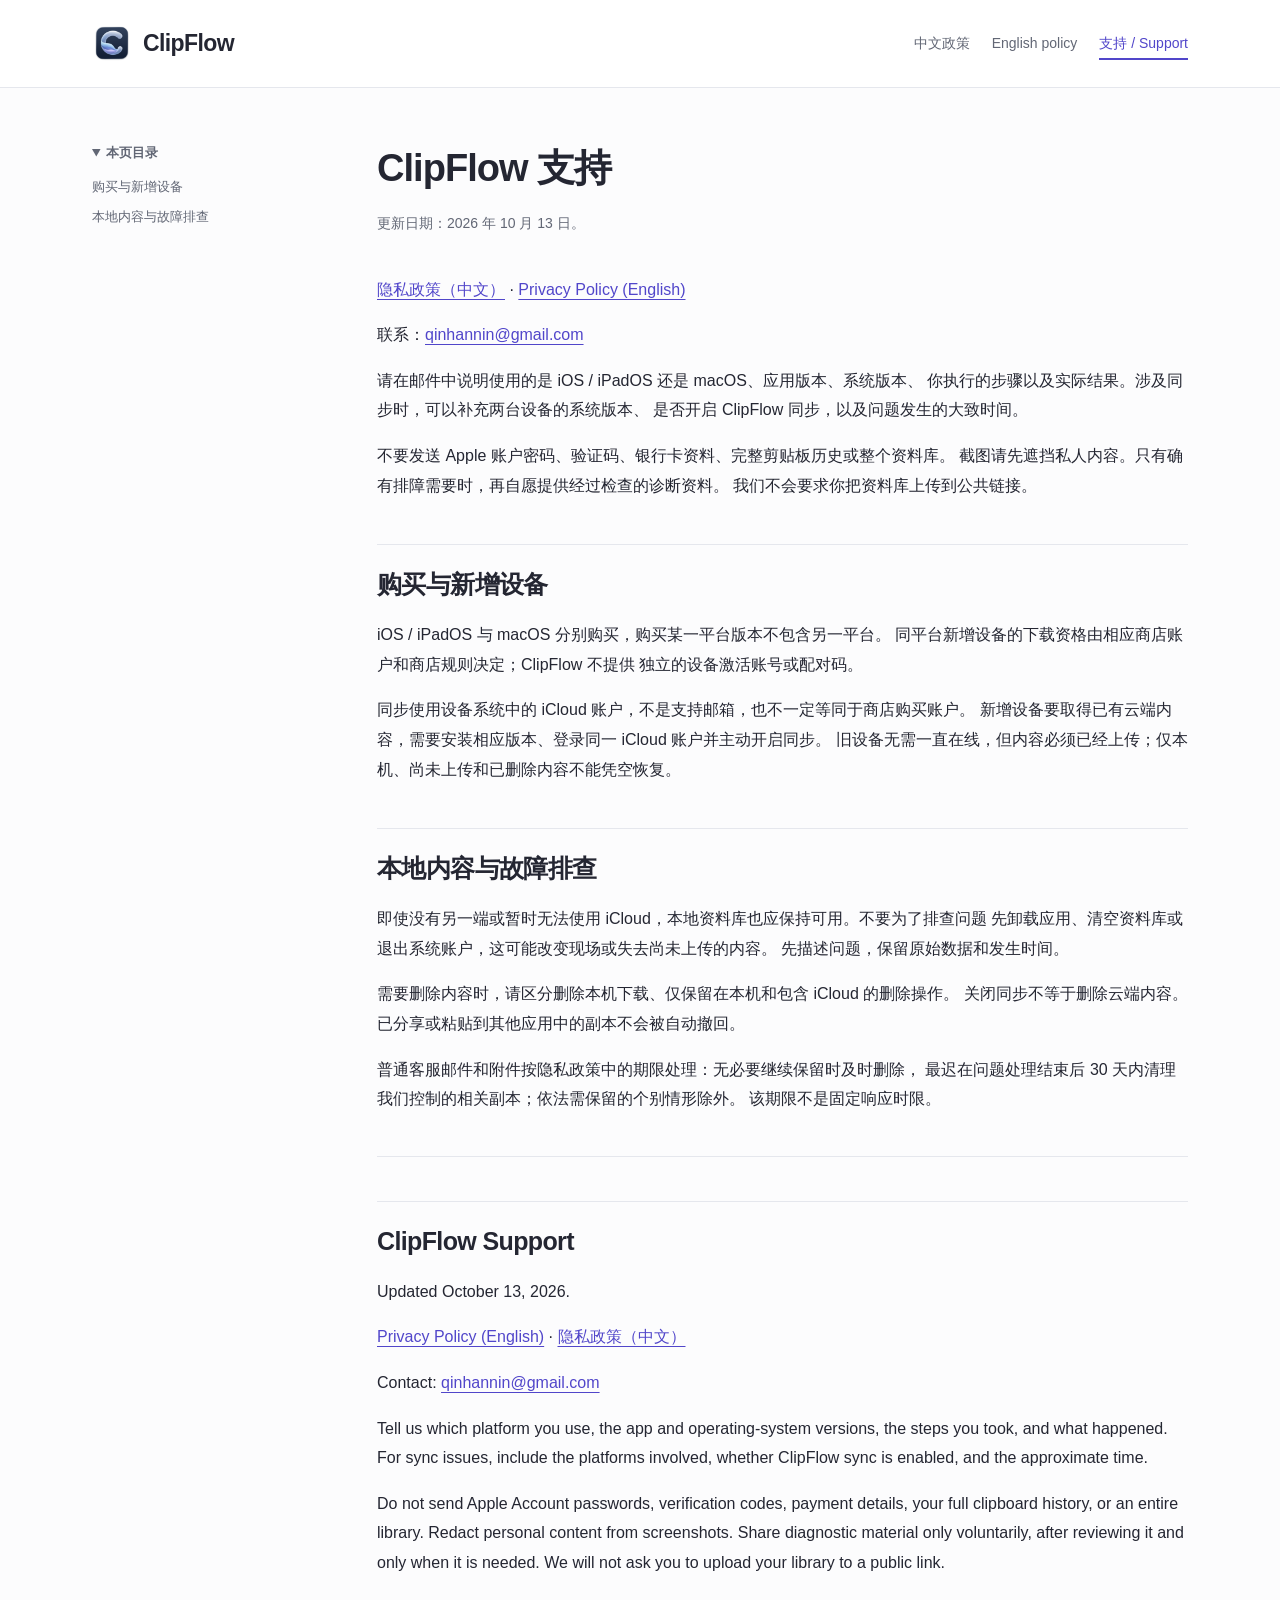
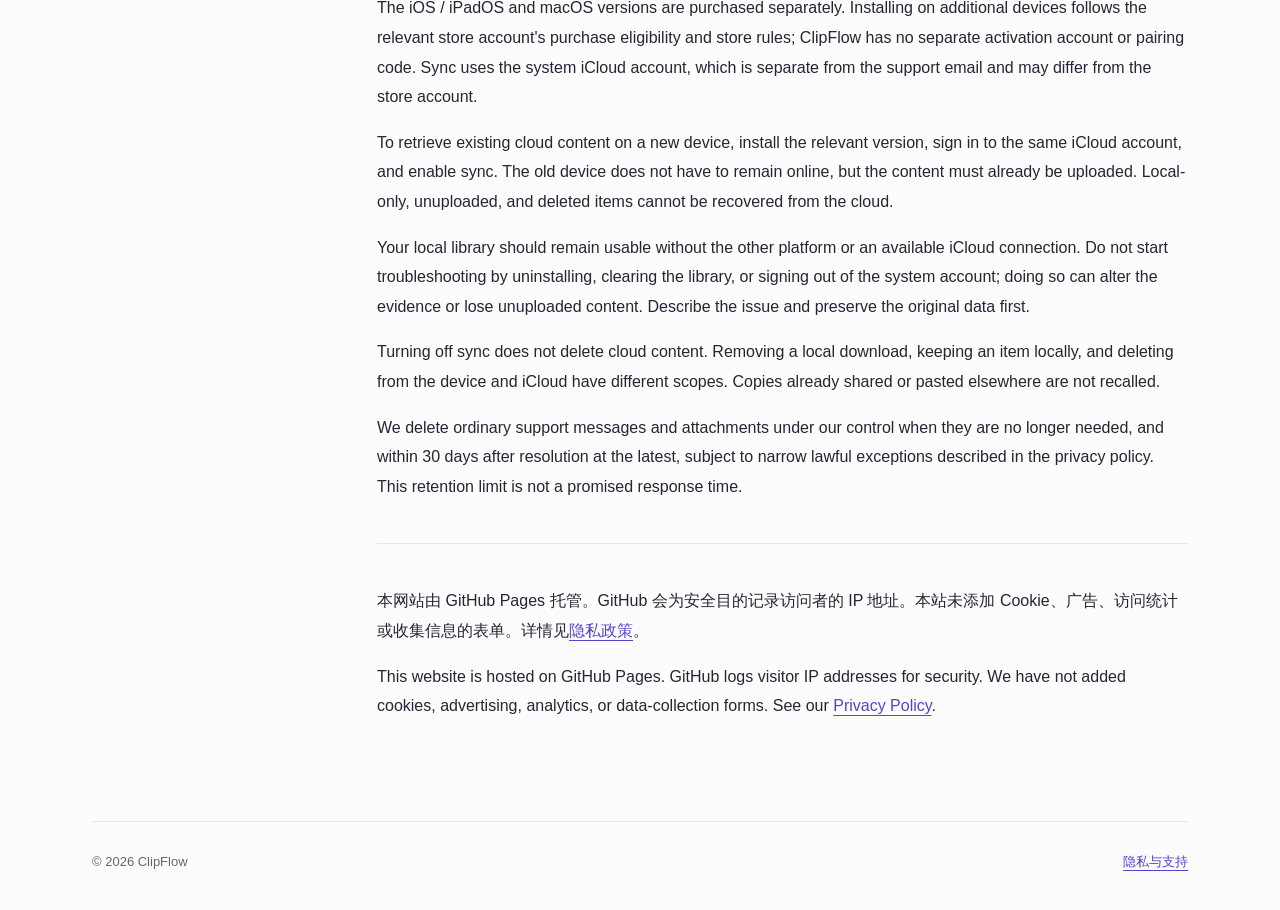
<file: support.html>
<!doctype html>
<html lang="zh-CN">
<head>
  <meta charset="utf-8">
  <meta name="viewport" content="width=device-width, initial-scale=1">
  <meta name="description" content="联系 ClipFlow，获取使用与隐私请求帮助。">
  <meta name="referrer" content="no-referrer">
  <meta name="color-scheme" content="light dark">
  <title>支持 / Support · ClipFlow</title>
  <link rel="stylesheet" href="./style.css">
  <link rel="icon" type="image/png" sizes="32x32" href="./favicon.png">
  <link rel="apple-touch-icon" href="./icon.png">
</head>
<body>
  <a class="skip" href="#content">跳到正文</a>
  <header><div class="header-inner"><a class="brand" href="./index.html"><img class="mark" src="./icon.png" alt="" width="40" height="40">ClipFlow</a><nav aria-label="Pages"><a href="./index.html" lang="zh-CN">中文政策</a><a href="./privacy-en.html" lang="en">English policy</a><a href="./support.html" lang="zh-CN" aria-current="page">支持 / Support</a></nav></div></header>
  <div class="layout"><aside><details open><summary>本页目录</summary><div class="toc">
<ul>
<li><a href="#clipflow">ClipFlow 支持</a><ul>
<li><a href="#_1">购买与新增设备</a></li>
<li><a href="#_2">本地内容与故障排查</a></li>
</ul>
</li>
<li><a href="#clipflow-support">ClipFlow Support</a></li>
</ul>
</div>
</details></aside>
  <main id="content" tabindex="-1"><article><h1 id="clipflow">ClipFlow 支持</h1>
<p>更新日期：2026 年 10 月 13 日。</p>
<p><a href="./index.html">隐私政策（中文）</a> · <a href="./privacy-en.html">Privacy Policy (English)</a></p>
<p>联系：<a href="mailto:qinhannin@gmail.com">qinhannin@gmail.com</a></p>
<p>请在邮件中说明使用的是 iOS / iPadOS 还是 macOS、应用版本、系统版本、
你执行的步骤以及实际结果。涉及同步时，可以补充两台设备的系统版本、
是否开启 ClipFlow 同步，以及问题发生的大致时间。</p>
<p>不要发送 Apple 账户密码、验证码、银行卡资料、完整剪贴板历史或整个资料库。
截图请先遮挡私人内容。只有确有排障需要时，再自愿提供经过检查的诊断资料。
我们不会要求你把资料库上传到公共链接。</p>
<h2 id="_1">购买与新增设备</h2>
<p>iOS / iPadOS 与 macOS 分别购买，购买某一平台版本不包含另一平台。
同平台新增设备的下载资格由相应商店账户和商店规则决定；ClipFlow 不提供
独立的设备激活账号或配对码。</p>
<p>同步使用设备系统中的 iCloud 账户，不是支持邮箱，也不一定等同于商店购买账户。
新增设备要取得已有云端内容，需要安装相应版本、登录同一 iCloud 账户并主动开启同步。
旧设备无需一直在线，但内容必须已经上传；仅本机、尚未上传和已删除内容不能凭空恢复。</p>
<h2 id="_2">本地内容与故障排查</h2>
<p>即使没有另一端或暂时无法使用 iCloud，本地资料库也应保持可用。不要为了排查问题
先卸载应用、清空资料库或退出系统账户，这可能改变现场或失去尚未上传的内容。
先描述问题，保留原始数据和发生时间。</p>
<p>需要删除内容时，请区分删除本机下载、仅保留在本机和包含 iCloud 的删除操作。
关闭同步不等于删除云端内容。已分享或粘贴到其他应用中的副本不会被自动撤回。</p>
<p>普通客服邮件和附件按隐私政策中的期限处理：无必要继续保留时及时删除，
最迟在问题处理结束后 30 天内清理我们控制的相关副本；依法需保留的个别情形除外。
该期限不是固定响应时限。</p>
<hr />
<h2 lang="en" id="clipflow-support">ClipFlow Support</h2>
<p>Updated October 13, 2026.</p>
<p><a href="./privacy-en.html">Privacy Policy (English)</a> · <a href="./index.html">隐私政策（中文）</a></p>
<p>Contact: <a href="mailto:qinhannin@gmail.com">qinhannin@gmail.com</a></p>
<p>Tell us which platform you use, the app and operating-system versions,
the steps you took, and what happened. For sync issues, include the platforms
involved, whether ClipFlow sync is enabled, and the approximate time.</p>
<p>Do not send Apple Account passwords, verification codes, payment details,
your full clipboard history, or an entire library. Redact personal content
from screenshots. Share diagnostic material only voluntarily, after reviewing
it and only when it is needed. We will not ask you to upload your library
to a public link.</p>
<p>The iOS / iPadOS and macOS versions are purchased separately. Installing on
additional devices follows the relevant store account's purchase eligibility
and store rules; ClipFlow has no separate activation account or pairing code.
Sync uses the system iCloud account, which is separate from the support email
and may differ from the store account.</p>
<p>To retrieve existing cloud content on a new device, install the relevant
version, sign in to the same iCloud account, and enable sync. The old device
does not have to remain online, but the content must already be uploaded.
Local-only, unuploaded, and deleted items cannot be recovered from the cloud.</p>
<p>Your local library should remain usable without the other platform or an
available iCloud connection. Do not start troubleshooting by uninstalling,
clearing the library, or signing out of the system account; doing so can alter
the evidence or lose unuploaded content. Describe the issue and preserve the
original data first.</p>
<p>Turning off sync does not delete cloud content. Removing a local download,
keeping an item locally, and deleting from the device and iCloud have different
scopes. Copies already shared or pasted elsewhere are not recalled.</p>
<p>We delete ordinary support messages and attachments under our control when
they are no longer needed, and within 30 days after resolution at the latest,
subject to narrow lawful exceptions described in the privacy policy.
This retention limit is not a promised response time.</p>
<hr />
<p>本网站由 GitHub Pages 托管。GitHub 会为安全目的记录访问者的 IP 地址。本站未添加 Cookie、广告、访问统计或收集信息的表单。详情见<a href="./index.html">隐私政策</a>。</p>
<p>This website is hosted on GitHub Pages. GitHub logs visitor IP addresses for security. We have not added cookies, advertising, analytics, or data-collection forms. See our <a href="./privacy-en.html">Privacy Policy</a>.</p></article></main></div>
  <footer><span>© 2026 ClipFlow</span><a href="./support.html">隐私与支持</a></footer>
</body>
</html>
</file>
<file: style.css>
:root{color-scheme:light dark;--bg:#fcfcfd;--surface:#fff;--text:#242632;--muted:#626775;--line:#e5e7ed;--accent:#5146ca;--soft:#f0effc}
*{box-sizing:border-box}html{scroll-padding-top:100px}body{margin:0;background:var(--bg);color:var(--text);font-family:-apple-system,BlinkMacSystemFont,"Segoe UI","PingFang SC","Hiragino Sans GB","Microsoft YaHei",sans-serif;font-size:16px;line-height:1.85;-webkit-font-smoothing:antialiased}a{color:var(--accent);text-underline-offset:4px;text-decoration-thickness:1px}a:hover{text-decoration:underline}a:focus-visible,summary:focus-visible,.table-scroll:focus-visible{outline:3px solid var(--accent);outline-offset:5px;border-radius:3px}.skip{position:absolute;top:-80px;left:16px;background:var(--surface);z-index:5;padding:8px 16px}.skip:focus{top:12px}header{border-bottom:1px solid var(--line);background:var(--surface)}.header-inner{max-width:1160px;margin:auto;display:flex;align-items:center;justify-content:space-between;gap:24px;padding:22px 32px}.brand{display:inline-flex;gap:11px;align-items:center;font-size:23px;font-weight:700;letter-spacing:-.6px;text-decoration:none;color:var(--text)}.mark{display:block;width:40px;height:40px;object-fit:contain}.header-inner nav{display:flex;gap:22px;flex-wrap:wrap;font-size:14px;line-height:1.6}.header-inner nav a{text-decoration:none;color:var(--muted);padding:4px 0}.header-inner nav a[aria-current]{color:var(--accent);box-shadow:0 2px var(--accent)}.layout{max-width:1160px;margin:0 auto;display:grid;grid-template-columns:225px minmax(0,1fr);gap:60px;padding:54px 32px 84px}aside{font-size:13px;line-height:1.65}aside details{position:sticky;top:28px}summary{font-weight:650;cursor:pointer;color:var(--muted)}.toc>ul{padding:0;list-style:none}.toc>ul>li>a{display:none}.toc>ul>li>ul{padding:0;list-style:none}.toc ul ul ul{display:none}.toc li{margin:9px 0}.toc a{text-decoration:none;color:var(--muted);display:block}.toc a:hover{color:var(--accent)}main{min-width:0}h1,h2,h3{line-height:1.4;letter-spacing:-.025em}h1{font-size:38px;margin:0 0 14px;font-weight:720}h1+p{font-size:14px;color:var(--muted);margin-bottom:38px}h2{font-size:25px;margin:44px 0 18px;padding-top:22px;border-top:1px solid var(--line)}h3{font-size:19px;margin:28px 0 12px}p{margin:16px 0}strong{font-weight:650}ul{padding-left:23px}li{margin:10px 0}code{font-size:.92em;overflow-wrap:anywhere;background:var(--soft);padding:2px 5px;border-radius:4px}.table-scroll{overflow-x:auto;margin:24px 0;border:1px solid var(--line);border-radius:9px}table{border-collapse:collapse;width:100%;font-size:14px;line-height:1.7;min-width:620px}th,td{padding:15px 16px;border-bottom:1px solid var(--line);text-align:left;vertical-align:top}th{font-weight:650;background:var(--soft)}td:first-child{width:18%;font-weight:600}tbody tr:last-child td{border-bottom:0}hr{border:0;border-top:1px solid var(--line);margin:42px 0}footer{border-top:1px solid var(--line);max-width:1096px;margin:0 auto;padding:28px 0 36px;display:flex;justify-content:space-between;gap:18px;flex-wrap:wrap;font-size:13px;color:var(--muted)}footer a{margin-left:8px;overflow-wrap:anywhere}
@media(max-width:800px){.layout{grid-template-columns:1fr;gap:28px;padding:30px 22px 56px}aside details{position:static;border:1px solid var(--line);border-radius:9px;padding:12px 16px;background:var(--surface)}.toc>ul{margin:12px 0 0}.toc>ul>li>ul{columns:2;column-gap:20px}.toc li{break-inside:avoid;margin:5px 0}.header-inner{padding:18px 22px;align-items:flex-start;flex-direction:column;gap:14px}.header-inner nav{gap:20px}h1{font-size:30px}h2{font-size:23px}footer{margin:0 22px;padding:24px 0 30px;flex-direction:column;gap:6px}body{font-size:16px}}
@media(max-width:480px){.toc>ul>li>ul{columns:1}.header-inner nav{gap:16px;font-size:13px}.layout{padding-left:18px;padding-right:18px}}
@media(prefers-color-scheme:dark){:root{--bg:#16171c;--surface:#1b1d24;--text:#e4e6ed;--muted:#a4a9b8;--line:#343743;--accent:#b2a8ff;--soft:#28253c}}
@media print{aside,header,.skip,footer{display:none}.layout{display:block;padding:0;max-width:none}body{font-size:11pt;background:white;color:black}.table-scroll{overflow:visible}table{min-width:0}a{color:inherit}h2,h3{break-after:avoid}tr{break-inside:avoid}}
</file>
